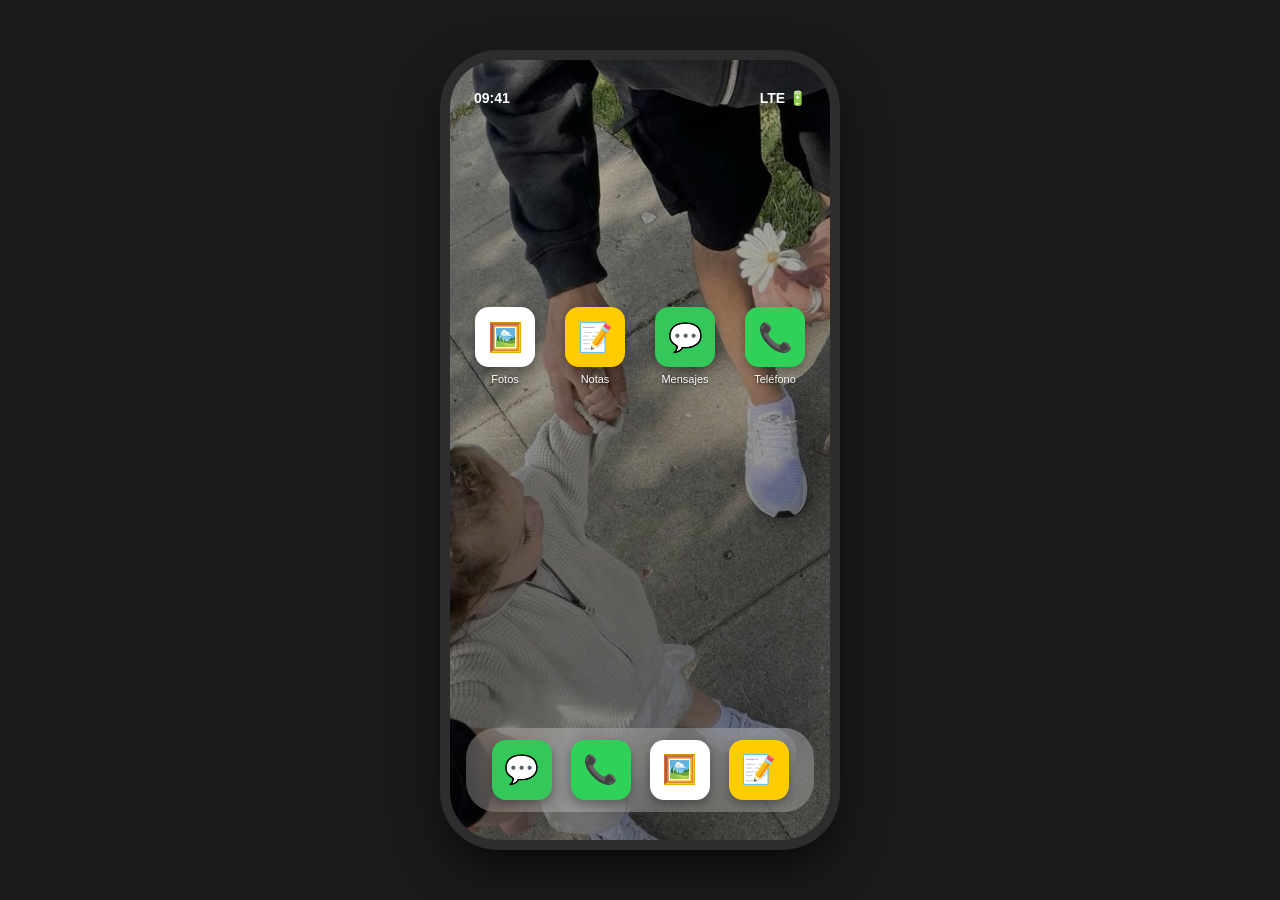
<file: index.html>
<!DOCTYPE html>
<html lang="es">
<head>
    <meta charset="UTF-8">
    <meta name="viewport" content="width=device-width, initial-scale=1.0">
    <title>iPhone de Armando</title>
    <style>
        * {
            box-sizing: border-box;
            margin: 0;
            padding: 0;
        }

        body {
            background-color: #1a1a1a;
            font-family: -apple-system, BlinkMacSystemFont, "SF Pro Display", sans-serif;
            display: flex;
            justify-content: center;
            align-items: center;
            min-height: 100vh;
        }

        /* Marco del iPhone */
        .iphone-frame {
            width: 380px;
            height: 780px;
            border-radius: 48px;
            box-shadow: 0 0 0 10px #2d2d2d, 0 20px 50px rgba(0, 0, 0, 0.8);
            position: relative;
            overflow: hidden;
            display: flex;
            flex-direction: column;
            justify-content: space-between;
            padding: 20px 16px;
            /* Fondo de pantalla de la familia */
            background: linear-gradient(rgba(0,0,0,0.3), rgba(0,0,0,0.5)), 
                        url('img/ellos y mel.JPG') center/cover no-repeat;
            background-color: #000;
        }

        /* Barra de estado */
        .status-bar {
            display: flex;
            justify-content: space-between;
            color: #ffffff;
            font-size: 14px;
            font-weight: 600;
            padding: 0 8px;
            margin-top: 10px;
        }

        /* Rejilla de íconos */
        .app-grid {
            display: grid;
            grid-template-columns: repeat(4, 1fr);
            gap: 20px 12px;
            margin-top: 30px;
        }

        .app-item {
            display: flex;
            flex-direction: column;
            align-items: center;
            text-decoration: none;
            color: #ffffff;
        }

        .app-icon {
            width: 60px;
            height: 60px;
            border-radius: 14px;
            display: flex;
            justify-content: center;
            align-items: center;
            font-size: 28px;
            box-shadow: 0 4px 10px rgba(0,0,0,0.3);
            transition: transform 0.1s;
        }

        .app-icon:active {
            transform: scale(0.9);
        }

        .app-label {
            font-size: 11px;
            margin-top: 6px;
            font-weight: 500;
            text-shadow: 0 1px 3px rgba(0,0,0,0.8);
        }

        /* Colores de íconos */
        .icon-fotos { background: #ffffff; }
        .icon-notas { background: #ffcc00; color: #000; }
        .icon-mensajes { background: #34c759; color: #fff; }
        .icon-llamadas { background: #30d158; color: #fff; }

        /* Dock translúcido */
        .dock {
            background: rgba(255, 255, 255, 0.25);
            backdrop-filter: blur(20px);
            -webkit-backdrop-filter: blur(20px);
            border-radius: 30px;
            padding: 12px 16px;
            display: flex;
            justify-content: space-around;
            align-items: center;
            margin-bottom: 8px;
        }

        /* Ajuste para móviles */
        @media (max-width: 420px) {
            body { background: #000; }
            .iphone-frame {
                width: 100vw;
                height: 100vh;
                border-radius: 0;
                box-shadow: none;
            }
        }
    </style>
</head>
<body>

    <div class="iphone-frame">
        <!-- Barra superior -->
        <div class="status-bar">
            <span>09:41</span>
            <span>LTE 🔋</span>
        </div>

        <!-- Aplicaciones principales -->
        <div class="app-grid">
            
            <!-- Fotos -->
            <a href="galerija/galerija.html" class="app-item">
                <div class="app-icon icon-fotos">🖼️</div>
                <span class="app-label">Fotos</span>
            </a>

            <!-- Notas -->
            <a href="beleske/beleske.html" class="app-item">
                <div class="app-icon icon-notas">📝</div>
                <span class="app-label">Notas</span>
            </a>

            <!-- Mensajes -->
            <a href="poruke/poruke.html" class="app-item">
                <div class="app-icon icon-mensajes">💬</div>
                <span class="app-label">Mensajes</span>
            </a>

            <!-- Llamadas -->
            <a href="poziv/poziv.html" class="app-item">
                <div class="app-icon icon-llamadas">📞</div>
                <span class="app-label">Teléfono</span>
            </a>

        </div>

        <div></div><!-- Espaciador -->

        <!-- Dock inferior -->
        <div class="dock">
            <a href="poruke/poruke.html" class="app-item">
                <div class="app-icon icon-mensajes">💬</div>
            </a>
            <a href="poziv/poziv.html" class="app-item">
                <div class="app-icon icon-llamadas">📞</div>
            </a>
            <a href="galerija/galerija.html" class="app-item">
                <div class="app-icon icon-fotos">🖼️</div>
            </a>
            <a href="beleske/beleske.html" class="app-item">
                <div class="app-icon icon-notas">📝</div>
            </a>
        </div>
    </div>

</body>
</html>
</file>
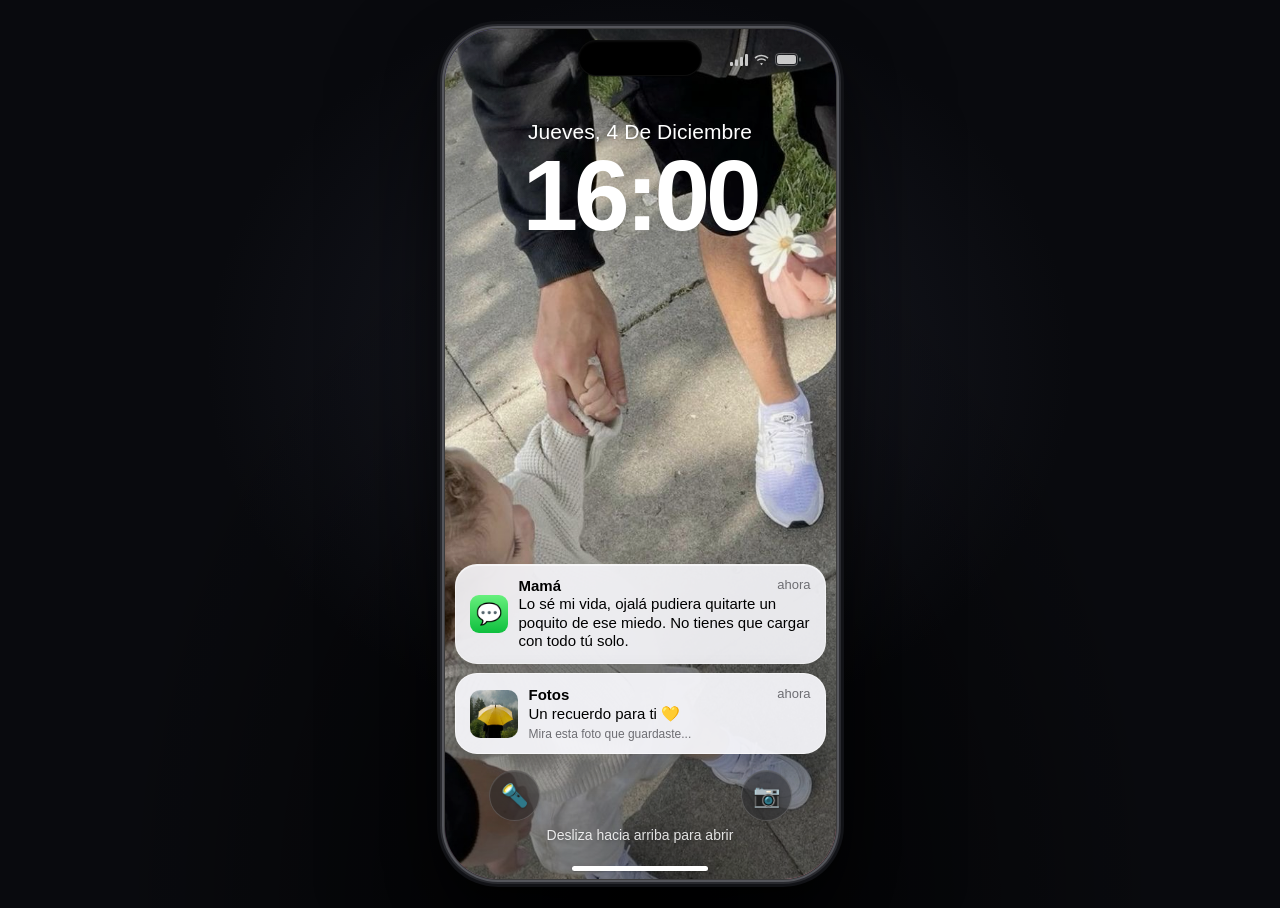
<file: armando.html>
<!DOCTYPE html>
<html lang="es">
<head>
<meta charset="UTF-8">
<meta name="viewport" content="width=device-width, initial-scale=1, viewport-fit=cover">
<meta name="apple-mobile-web-app-capable" content="yes">
<meta name="theme-color" content="#000000">
<title>iPhone de Armando</title>
<style>
*{box-sizing:border-box;margin:0;padding:0;-webkit-tap-highlight-color:transparent}
body{background:#0b0b0d;font-family:-apple-system,BlinkMacSystemFont,"SF Pro Display","SF Pro Text","Helvetica Neue",Arial,sans-serif;display:flex;justify-content:center;align-items:center;min-height:100vh;min-height:100dvh;color:#000}
button{font:inherit;border:0;background:none;color:inherit;cursor:pointer;text-align:inherit}
#phone{position:relative;width:393px;height:852px;max-height:100dvh;border-radius:56px;overflow:hidden;background:#000;box-shadow:0 0 0 3px #4a4a4f,0 0 0 11px #1a1a1d,0 30px 70px rgba(0,0,0,.8)}
@media(max-width:430px){body{background:#000}#phone{width:100vw;height:100dvh;border-radius:0;box-shadow:none}}
#wall{position:absolute;inset:0;background:radial-gradient(120% 70% at 20% 0%,#7a6bd6 0%,transparent 60%),radial-gradient(100% 70% at 90% 100%,#e0658f 0%,transparent 60%),linear-gradient(180deg,#2b2f6b,#4b2f6b 60%,#7a3f6f);background-size:cover;background-position:center}
#wallimg{position:absolute;inset:0;background-size:cover;background-position:center}
#lock{position:absolute;inset:0;z-index:55;color:#fff;display:flex;flex-direction:column;align-items:center;touch-action:none;cursor:pointer;transition:transform .5s cubic-bezier(.3,.7,.2,1);background:linear-gradient(rgba(0,0,0,.22),rgba(0,0,0,0) 38%,rgba(0,0,0,.4));text-shadow:0 1px 8px rgba(0,0,0,.25)}
#lock.off{transform:translateY(-102%);pointer-events:none}
#lDate{margin-top:84px;font-size:21px;font-weight:500;text-transform:capitalize}
#lTime{font-size:100px;font-weight:600;line-height:1;letter-spacing:-2px;margin-top:2px}
#lHint{position:absolute;bottom:36px;font-size:14px;opacity:.85;animation:pulso 2.4s ease-in-out infinite}
@keyframes pulso{50%{opacity:.35}}
.lbtn{position:absolute;bottom:58px;width:50px;height:50px;border-radius:50%;background:rgba(40,40,45,.45);-webkit-backdrop-filter:blur(20px);backdrop-filter:blur(20px);display:flex;align-items:center;justify-content:center;font-size:22px}
#home{transition:transform .5s ease,opacity .5s ease}
#phone.locked #home{transform:scale(.93);opacity:0}
#phone.locked #hora{visibility:hidden}
#island{cursor:pointer}
#island{position:absolute;top:11px;left:50%;transform:translateX(-50%);width:122px;height:35px;border-radius:20px;background:#000;z-index:60}
#status{position:absolute;top:0;left:0;right:0;height:54px;display:flex;justify-content:space-between;align-items:center;padding:6px 34px 0 40px;font-size:16px;font-weight:600;color:#fff;z-index:50;pointer-events:none;transition:color .2s}
#status.dark{color:#000}
#status .r{display:flex;gap:6px;align-items:center}
#status svg{fill:currentColor;display:block}
#home{position:absolute;inset:0;padding:64px 18px 0;color:#fff}
.widget{height:158px;border-radius:24px;background:rgba(255,255,255,.2);-webkit-backdrop-filter:blur(26px);backdrop-filter:blur(26px);padding:16px 18px;display:flex;gap:16px;margin-bottom:26px}
.widget .l{width:44%}
.widget .l small{color:#ff453a;font-weight:600;font-size:13px;text-transform:uppercase}
.widget .l b{display:block;font-size:62px;font-weight:300;line-height:1}
.widget .l span{font-size:13px;opacity:.85}
.widget .rr{flex:1;border-left:1px solid rgba(255,255,255,.25);padding-left:14px;font-size:13px;overflow:hidden}
.widget .rr p{margin-bottom:9px;line-height:1.25}.widget .rr em{font-style:normal;display:block;opacity:.7;font-size:12px}
#grid{display:grid;grid-template-columns:repeat(4,1fr);gap:22px 6px}
.app-i{display:flex;flex-direction:column;align-items:center;gap:6px;font-size:12px;color:#fff;text-shadow:0 1px 4px rgba(0,0,0,.4)}
.ic{width:62px;height:62px;border-radius:14px;position:relative;overflow:hidden;display:flex;align-items:center;justify-content:center;box-shadow:inset 0 0 0 .5px rgba(255,255,255,.18);transition:transform .12s,filter .12s}
.app-i:active .ic{transform:scale(.92);filter:brightness(.8)}
#dock{position:absolute;left:12px;right:12px;bottom:26px;height:92px;border-radius:36px;background:rgba(255,255,255,.22);-webkit-backdrop-filter:blur(30px);backdrop-filter:blur(30px);display:flex;justify-content:space-around;align-items:center;padding:0 14px}
#dock .app-i span{display:none}
.ic-msg{background:linear-gradient(#67f07d,#0fbf3e)}
.ic-notas{background:linear-gradient(#fff 0 30%,#fff 30%);}
.ic-notas::before{content:"";position:absolute;left:0;right:0;top:0;height:20px;background:#ffd60a}
.ic-notas::after{content:"";position:absolute;left:9px;right:9px;top:26px;bottom:8px;background:repeating-linear-gradient(#fff 0 8px,#d1d1d6 8px 9px)}
.ic-fotos{background:#fff}
.ic-fotos i{width:36px;height:36px;border-radius:50%;background:conic-gradient(#ff3b30,#ff9500,#ffd60a,#34c759,#32ade6,#5e5ce6,#af52de,#ff3b30);position:relative}
.ic-fotos i::after{content:"";position:absolute;inset:12px;background:#fff;border-radius:50%}
.ic-cal{background:#fff;flex-direction:column;justify-content:flex-start;padding-top:6px;line-height:1}
.ic-cal small{color:#ff3b30;font-size:10px;font-weight:600;text-transform:uppercase}
.ic-cal b{font-size:34px;font-weight:300;color:#000;margin-top:1px}
.ic-music{background:linear-gradient(#fb5c74,#fa233b);color:#fff;font-size:34px}
/* Apps */
.app{position:absolute;inset:0;background:#fff;display:flex;flex-direction:column;padding-top:54px;border-radius:0;transform:scale(.9);opacity:0;pointer-events:none;transition:transform .3s cubic-bezier(.2,.8,.2,1),opacity .2s;z-index:10;background:#f2f2f7}
.app.on{transform:none;opacity:1;pointer-events:auto}
.big{font-size:34px;font-weight:700;padding:4px 20px 8px;letter-spacing:.3px}
.search{margin:0 16px 10px;background:rgba(118,118,128,.12);border-radius:10px;padding:8px 10px;color:#8e8e93;font-size:17px}
.body{flex:1;overflow-y:auto;padding-bottom:110px}
.group{background:#fff;border-radius:12px;margin:0 16px;overflow:hidden}
.row{display:flex;gap:12px;align-items:center;padding:10px 14px;width:100%;position:relative;cursor:pointer}
.row+.row::before{content:"";position:absolute;top:0;right:0;left:70px;border-top:.5px solid #d1d1d6}
.nrow+.nrow::before{left:14px}
.av{width:46px;height:46px;border-radius:50%;color:#fff;display:flex;align-items:center;justify-content:center;font-weight:600;font-size:19px;flex:none}
.row .t{flex:1;min-width:0}.row .t b{display:block;font-size:16px;font-weight:600}.row .t span{display:block;font-size:15px;color:#8e8e93;white-space:nowrap;overflow:hidden;text-overflow:ellipsis}
.row small{color:#8e8e93;font-size:14px;align-self:flex-start;margin-top:3px}
.detail{position:absolute;inset:0;background:#fff;display:flex;flex-direction:column;padding-top:54px;transform:translateX(100%);transition:transform .3s cubic-bezier(.2,.8,.2,1);z-index:5;box-shadow:-8px 0 20px rgba(0,0,0,.15)}
.detail.on{transform:none}
.dbar{display:flex;align-items:center;justify-content:space-between;padding:4px 10px 8px;min-height:50px;background:rgba(249,249,249,.94);border-bottom:.5px solid #d1d1d6;position:relative}
.dbar button{color:#0a84ff;font-size:17px;padding:6px;position:relative;z-index:1}
.dbar .mid{position:absolute;left:0;right:0;text-align:center;font-size:11px;pointer-events:none}
.dbar .mid .av{width:34px;height:34px;font-size:15px;margin:0 auto 1px}
.scroll{flex:1;overflow-y:auto}
.chat{padding:12px 14px 16px;display:flex;flex-direction:column;gap:3px}
.b{max-width:74%;padding:7px 13px;border-radius:19px;font-size:17px;line-height:1.28;position:relative}
.b.me{align-self:flex-end;background:#0a84ff;color:#fff;margin-top:5px}
.b.you{align-self:flex-start;background:#e9e9eb;margin-top:5px}
.day{text-align:center;font-size:11px;color:#8e8e93;margin:12px 0 4px;font-weight:500}
.entreg{align-self:flex-end;font-size:11px;color:#8e8e93;margin-right:4px}
.input{display:flex;gap:8px;align-items:center;padding:8px 12px 26px;border-top:.5px solid #d1d1d6;background:#fff}
.input i{width:30px;height:30px;border-radius:50%;background:#e9e9eb;display:flex;align-items:center;justify-content:center;font-style:normal;color:#8e8e93;font-size:20px}
.input div{flex:1;border:1px solid #d1d1d6;border-radius:18px;padding:6px 12px;color:#c7c7cc;font-size:16px}
.note{padding:16px 22px 40px;font-size:18px;line-height:1.45;white-space:pre-wrap;background:#fff;min-height:100%}
.note small{display:block;text-align:center;color:#8e8e93;font-size:12px;margin-bottom:14px}
.note h2{font-size:26px;margin-bottom:10px}
#photos{display:grid;grid-template-columns:repeat(3,1fr);gap:2px}
.ph{aspect-ratio:1;background-size:cover;background-position:center;width:100%}
.full{background:#000}.full .dbar{background:rgba(20,20,20,.9);border-color:#222}.full .scroll{display:flex;flex-direction:column;justify-content:center}
.full .im{height:62vh;background-size:contain;background-repeat:no-repeat;background-position:center}
.full p{color:#fff;padding:14px 18px;text-align:center}
.tabs{position:absolute;left:0;right:0;bottom:0;height:84px;background:rgba(249,249,249,.94);border-top:.5px solid #d1d1d6;display:flex;justify-content:space-around;padding-top:9px;font-size:10px;color:#8e8e93;z-index:2}
.tabs .on{color:#0a84ff}
.mh{display:flex;align-items:center;justify-content:space-between;padding:0 16px 8px}
.mh h2{font-size:30px;font-weight:700;text-transform:capitalize;color:#ff3b30}
.mh button{color:#ff3b30;font-size:26px;padding:0 10px}
.cal{display:grid;grid-template-columns:repeat(7,1fr);text-align:center;padding:0 10px 8px;background:#fff}
.cal div{padding:7px 0;font-size:19px;position:relative;cursor:pointer}
.cal .wd{font-size:12px;color:#8e8e93;cursor:default;font-weight:600}
.cal .today span,.cal .sel span{border-radius:50%;display:inline-block;width:34px;height:34px;line-height:34px}
.cal .today span{background:#ff3b30;color:#fff}
.cal .sel:not(.today) span{background:#1c1c1e;color:#fff}
.cal .has::after{content:"";position:absolute;bottom:1px;left:50%;width:5px;height:5px;margin-left:-2.5px;border-radius:50%;background:#8e8e93}
.ev{background:#fff;margin:8px 16px 0;padding:11px 14px;border-radius:12px;border-left:4px solid #ff9500}
.ev b{display:block;font-size:16px}.ev span{font-size:13px;color:#8e8e93}
.empty{color:#8e8e93;text-align:center;padding:26px;font-size:15px}
#app-music{background:linear-gradient(#6a3d73,#1a1a1d 70%)}
#app-music .dbar{background:none;border:0}#app-music .dbar button{color:#fff}
.art{width:268px;height:268px;border-radius:14px;margin:14px auto 28px;background:linear-gradient(135deg,#fb5c74,#6a5acd);box-shadow:0 18px 40px rgba(0,0,0,.55);display:flex;align-items:center;justify-content:center;font-size:90px;color:#fff;transition:transform .4s}
.art.play{transform:scale(1)}.art:not(.play){transform:scale(.86)}
.np{padding:0 32px;color:#fff}.np h2{font-size:22px}.np p{opacity:.65;margin-top:2px;font-size:18px}
.prog{height:5px;background:rgba(255,255,255,.25);border-radius:3px;margin:22px 32px 6px;overflow:hidden}
.prog div{height:100%;width:0;background:#fff;border-radius:3px}
.ctl{display:flex;justify-content:center;align-items:center;gap:40px;margin:16px 0 20px;color:#fff}
.ctl svg{fill:#fff}
.q{background:rgba(255,255,255,.08);margin:0 16px;border-radius:14px;overflow:hidden;color:#fff}
.q button{display:block;width:100%;padding:12px 16px;border-bottom:.5px solid rgba(255,255,255,.12)}
.q button.cur{color:#ff7d95}.q small{opacity:.6}
#pass{position:absolute;inset:0;z-index:57;background:rgba(0,0,0,.38);-webkit-backdrop-filter:blur(34px);backdrop-filter:blur(34px);color:#fff;display:flex;flex-direction:column;align-items:center;opacity:0;pointer-events:none;transition:opacity .25s}
#pass.on{opacity:1;pointer-events:auto}
#pTitle{margin-top:92px;font-size:20px}
#dots{display:flex;gap:20px;margin:26px 0 38px}
#dots.shake{animation:shake .4s}
@keyframes shake{20%,60%{transform:translateX(-12px)}40%,80%{transform:translateX(12px)}}
.dot{width:13px;height:13px;border:1.5px solid #fff;border-radius:50%}.dot.f{background:#fff}
#keys{display:grid;grid-template-columns:repeat(3,78px);gap:16px 26px}
.key{width:78px;height:78px;border-radius:50%;background:rgba(255,255,255,.2);display:flex;flex-direction:column;align-items:center;justify-content:center;font-size:34px;line-height:1;transition:background .15s}
.key:active{background:rgba(255,255,255,.5)}
.key small{font-size:10px;letter-spacing:2px;margin-top:3px;height:10px}
.key.v{background:none;pointer-events:none}
#pCancel{position:absolute;bottom:56px;right:44px;font-size:18px}
.ic-insta{background:linear-gradient(45deg,#fdcb5c,#f58529 25%,#dd2a7b 55%,#8134af 80%,#515bd4)}
.ic-insta i{width:34px;height:34px;border:3.5px solid #fff;border-radius:10px;position:relative}
.ic-insta i::before{content:"";position:absolute;inset:5px;border:3.5px solid #fff;border-radius:50%}
.ic-insta i::after{content:"";position:absolute;top:3px;right:3px;width:4px;height:4px;background:#fff;border-radius:50%}
.igtop{display:flex;justify-content:space-between;align-items:center;padding:6px 16px 8px;min-height:48px;border-bottom:.5px solid #dbdbdb;background:#fff}
.igtop .word{font-family:"Snell Roundhand","Segoe Script","Brush Script MT",cursive;font-size:30px;font-weight:700}
.igtop b{font-size:20px}.igtop span{font-size:24px;display:flex;gap:16px}
.stories{display:flex;gap:14px;padding:12px 14px;overflow-x:auto;border-bottom:.5px solid #efefef}
.st{display:flex;flex-direction:column;align-items:center;gap:4px;font-size:12px;flex:none;width:70px;overflow:hidden;text-overflow:ellipsis;white-space:nowrap}
.ring{padding:3px;border-radius:50%;background:linear-gradient(45deg,#fdcb5c,#dd2a7b,#8134af)}
.ring.yo{background:#dbdbdb}
.ring .av{width:58px;height:58px;border:3px solid #fff}
.post{padding-bottom:12px}
.ph-h{display:flex;align-items:center;gap:10px;padding:10px 12px;font-weight:600;font-size:14px}
.ph-h .av{width:32px;height:32px;font-size:14px}
.pimg{aspect-ratio:1;background-size:cover;background-position:center;width:100%}
.pact{display:flex;gap:16px;padding:10px 12px 4px;font-size:26px}
.pact button.liked{color:#ff3040}
.ptxt{padding:0 12px;font-size:14px;line-height:1.35}.ptxt small{display:block;color:#8e8e93;margin-top:4px;font-size:12px}
.igtabs{position:absolute;left:0;right:0;bottom:0;height:84px;background:#fff;border-top:.5px solid #dbdbdb;display:flex;justify-content:space-around;padding-top:10px;font-size:25px;z-index:2}
.igtabs button{opacity:.55;height:34px}.igtabs button.on{opacity:1}
.igtabs .avs{width:28px;height:28px;border-radius:50%;background:#aeaeb2;margin:2px auto}
.pfh{display:flex;align-items:center;gap:22px;padding:16px}
.pfh .av{width:84px;height:84px;font-size:32px}
.stats{display:flex;flex:1;justify-content:space-around;text-align:center;font-size:13px}
.stats b{display:block;font-size:17px}
.pfn{padding:0 16px 10px;font-size:14px;line-height:1.35;white-space:pre-wrap}
.edit{display:block;margin:0 16px 14px;width:calc(100% - 32px);padding:8px;border-radius:8px;background:#efefef;text-align:center;font-weight:600;font-size:14px}
.pgrid{display:grid;grid-template-columns:repeat(3,1fr);gap:2px}
.pgrid div{aspect-ratio:1;background-size:cover;background-position:center}
.avf{background-size:cover;background-position:center}
.ic-tel{background:linear-gradient(#67f07d,#0fbf3e);font-size:32px}
#callView{background:linear-gradient(#4a4a52,#141416);color:#fff;align-items:center;padding-top:120px;z-index:6}
.cav{width:120px;height:120px;border-radius:50%;background-size:cover;background-position:center;display:flex;align-items:center;justify-content:center;font-size:48px;margin-bottom:18px}
.cname{font-size:34px;font-weight:500}
.cst{font-size:18px;opacity:.7;margin-top:6px;min-height:24px}
.cmsg{margin:26px 30px 0;padding:14px 16px;background:rgba(255,255,255,.12);border-radius:16px;font-size:16px;line-height:1.4;text-align:center}
.cend{position:absolute;bottom:90px;left:50%;margin-left:-36px;width:72px;height:72px;border-radius:50%;background:#ff3b30;display:flex;align-items:center;justify-content:center;font-size:32px}
.cend span{display:block;transform:rotate(135deg)}
.cms{padding:6px 12px 0;font-size:14px;line-height:1.35}
.cms p{margin-bottom:3px}
.cin{display:flex;gap:8px;align-items:center;padding:8px 12px 0}
.cin input{flex:1;min-width:0;border:0;border-bottom:1px solid #dbdbdb;padding:6px 2px;font:inherit;font-size:16px;outline:0;background:none;color:#000}
.cin button{color:#0095f6;font-weight:600;font-size:14px}
.msgin{flex:1;min-width:0;border:1px solid #d1d1d6;border-radius:18px;padding:6px 12px;font:inherit;font-size:16px;outline:0;background:#fff;color:#000}
.sendb{width:30px;height:30px;border-radius:50%;background:#0a84ff;color:#fff;font-size:18px;display:flex;align-items:center;justify-content:center;flex:none} 
.app-i{position:relative}
.bd{position:absolute;top:-6px;left:50%;margin-left:14px;min-width:24px;height:24px;padding:0 6px;border-radius:12px;background:#ff3b30;color:#fff;font-style:normal;font-size:15px;font-weight:600;line-height:24px;text-align:center;z-index:2}
.ic-cam{background:linear-gradient(#e5e5ea,#9a9aa0)}
.ic-clk{background:#000}
.ic-map{background:linear-gradient(135deg,#8fd18a 0 42%,#f7f3e8 42% 58%,#7cc4f2 58%)}
.ic-clima{background:linear-gradient(#2f7de1,#6cc0ff);font-size:32px}
.ic-salud{background:#fff}
.ic-ajustes{background:linear-gradient(#c7c7cc,#8e8e93)}
.ic-correo{background:linear-gradient(#4fb5ff,#1a78f2)}
.ic-store{background:linear-gradient(#2cc4ff,#0a6cf5);color:#fff;font-size:38px;font-weight:700;font-family:Arial,sans-serif}
.ic-safari{background:#fff}
#pill{position:absolute;left:50%;bottom:128px;transform:translateX(-50%);padding:6px 22px;border-radius:16px;background:rgba(255,255,255,.25);-webkit-backdrop-filter:blur(20px);backdrop-filter:blur(20px);font-size:13px;color:#fff}
#pgdots{position:absolute;left:0;right:0;bottom:166px;display:flex;justify-content:center;gap:8px}
#pgdots i{width:7px;height:7px;border-radius:50%;background:rgba(255,255,255,.4)}
#pgdots i.on{background:#fff}
@media(max-height:760px){#pill,#pgdots{display:none}}
 .row.nuevo::after{content:"";position:absolute;left:3px;top:50%;margin-top:-5px;width:10px;height:10px;border-radius:50%;background:#0a84ff}
 #notif{position:absolute;left:10px;right:10px;top:60px;z-index:65;display:flex;gap:11px;align-items:center;padding:12px 14px;border-radius:22px;background:rgba(235,235,240,.88);-webkit-backdrop-filter:blur(30px);backdrop-filter:blur(30px);color:#000;cursor:pointer;box-shadow:0 8px 30px rgba(0,0,0,.35);transform:translateY(-140%);opacity:0;pointer-events:none;transition:transform .5s cubic-bezier(.2,.8,.2,1),opacity .3s}
#notif.on{transform:none;opacity:1;pointer-events:auto}
#phone.locked #notif{top:auto;bottom:130px;transform:translateY(30px)}
#phone.locked #notif.on{transform:none}
.nic{width:38px;height:38px;border-radius:9px;background:linear-gradient(#67f07d,#0fbf3e);display:flex;align-items:center;justify-content:center;font-size:21px;flex:none}
.ntx{flex:1;min-width:0}
.nh{display:flex;justify-content:space-between;font-size:15px}
.nh small{color:#6e6e73;font-size:13px}
.nb{font-size:15px;line-height:1.25;margin-top:1px}
.row.perdida .t b{color:#ff3b30}
.sfh{padding:4px 20px 6px;font-size:34px;font-weight:700}
.sfg{padding:14px 20px 6px;font-size:13px;color:#8e8e93;text-transform:uppercase;font-weight:600}
.sfr{display:flex;gap:12px;align-items:center;padding:11px 20px;border-bottom:.5px solid #e5e5ea}
.sfr i{width:30px;height:30px;border-radius:50%;background:#e5e5ea;display:flex;align-items:center;justify-content:center;font-style:normal;font-size:15px;flex:none}
.sfr b{display:block;font-size:16px;font-weight:400;line-height:1.25}
.sfr span{display:block;font-size:13px;color:#8e8e93;margin-top:1px}
.sfbar{position:absolute;left:0;right:0;bottom:0;height:84px;background:rgba(249,249,249,.94);border-top:.5px solid #d1d1d6;padding:10px 14px 0;z-index:2}
.sfbar div{background:rgba(118,118,128,.12);border-radius:12px;padding:10px 12px;font-size:16px;color:#8e8e93;text-align:center}
.ic-memo{background:#000}
.mmv{padding:30px 24px;text-align:center;background:#fff;min-height:100%}
.mmv h2{font-size:26px}
.mmv small{color:#8e8e93;font-size:14px}
.wave{display:flex;align-items:center;justify-content:center;gap:3px;height:70px;margin:30px 0}
.wave i{width:4px;border-radius:2px;background:#ff3b30;display:block}
.mprog{height:4px;background:#e5e5ea;border-radius:2px;overflow:hidden}
.mprog div{height:100%;width:0;background:#ff3b30}
.mtime{display:flex;justify-content:space-between;font-size:13px;color:#8e8e93;margin-top:6px}
.mplay{width:72px;height:72px;border-radius:50%;background:#ff3b30;color:#fff;font-size:30px;margin-top:34px;display:inline-flex;align-items:center;justify-content:center}
 #bar-home{position:absolute;bottom:8px;left:50%;transform:translateX(-50%);width:142px;height:5px;border-radius:3px;background:#fff;z-index:70;cursor:pointer;box-shadow:0 0 0 .5px rgba(0,0,0,.3)}
/* Barra oscura cuando hay una aplicación abierta */
#phone:has(.app.on) #bar-home {
  background: #1c1c1e !important;
  box-shadow: none !important;
}
/* ===== NOTAS: estilo iPhone 17, personal y sencillo ===== */

#app-notas {
  background: #f2f2f7;
}

#app-notas > .big {
  font-size: 38px;
  font-weight: 700;
  letter-spacing: -1.2px;
  padding: 8px 20px 14px;
  background: #f2f2f7;
}

#app-notas > .search {
  margin: 0 16px 16px;
  padding: 10px 12px;
  border-radius: 11px;
  background: #e3e3e8;
  color: #85858b;
  font-size: 16px;
}

#app-notas #noteList {
  background: #fff;
  border-radius: 12px;
  margin: 0 16px;
}

#app-notas .nrow {
  padding: 14px 16px;
  min-height: 76px;
  gap: 8px;
}

#app-notas .nrow .t b {
  font-size: 16px;
  font-weight: 600;
  color: #202024;
  margin-bottom: 4px;
}

#app-notas .nrow .t span {
  font-size: 14px;
  font-weight: 400;
  color: #8e8e93;
}

#app-notas .nrow + .nrow::before {
  left: 16px;
  border-color: #e5e5ea;
}

#app-notas .detail {
  background: #fff;
  box-shadow: none;
}

#app-notas .detail .dbar {
  background: #fff;
  border-bottom: 0;
  min-height: 54px;
  padding: 4px 14px;
}

#app-notas .detail .dbar button {
  color: #d6a900;
  font-size: 17px;
}

#app-notas .detail .scroll {
  background: #fff;
}

#app-notas .detail .note {
  padding: 8px 22px 40px;
  font-size: 17px;
  line-height: 1.5;
  color: #242428;
  background: #fff;
}

#app-notas .detail .note small {
  text-align: left;
  font-size: 12px;
  color: #8e8e93;
  margin-bottom: 10px;
}

#app-notas .detail .note h2 {
  font-size: 27px;
  line-height: 1.2;
  font-weight: 700;
  letter-spacing: -.5px;
  margin-bottom: 14px;
  color: #171719;
}

#app-notas .detail .note {
  overflow-wrap: anywhere;
}

/* Barra inferior discreta */
#app-notas .detail::after {
  content: "";
  position: absolute;
  bottom: 8px;
  left: 50%;
  transform: translateX(-50%);
  width: 134px;
  height: 5px;
  border-radius: 10px;
  background: #222;
  pointer-events: none;
}

/* ===== FIN DEL ESTILO DE NOTAS ===== */
.note-text {
  white-space: pre-wrap;
}
/* Notificaciones estilo iOS: vidrio translúcido */
#notif {
  background: rgba(245, 245, 250, 0.58);
  -webkit-backdrop-filter: blur(28px) saturate(180%);
  backdrop-filter: blur(28px) saturate(180%);
  border: 1px solid rgba(255, 255, 255, 0.48);
  box-shadow:
    0 8px 28px rgba(0, 0, 0, 0.16),
    inset 0 1px 0 rgba(255, 255, 255, 0.35);
}

/* Ajustes de las notas */
.note {
  padding: 20px 22px 40px;
  line-height: 1.4;
}

.note small {
  display: block;
  text-align: left;
  font-size: 13px;
  color: #8e8e93;
  margin: 0 0 5px;
}

.note h2 {
  font-size: 26px;
  line-height: 1.15;
  margin: 0 0 16px;
  padding: 0;
}

.note-text {
  white-space: pre-wrap;
  margin: 0;
}

/* ============================================================
   MEJORA VISUAL: acabado más realista de iPhone
   No modifica aplicaciones, datos ni rutas de archivos.
   ============================================================ */

:root {
  color-scheme: light;
  --ios-blue: #0a84ff;
  --ios-glass: rgba(245,245,250,.20);
  --ios-hairline: rgba(255,255,255,.16);
}

html {
  background: #090a0e;
}

body {
  background:
    radial-gradient(ellipse at 50% 40%, rgba(74,77,103,.28), transparent 48%),
    radial-gradient(ellipse at 50% 100%, rgba(0,0,0,.8), transparent 58%),
    #090a0e;
  padding: 28px 18px;
  overflow: hidden;
}

#phone {
  isolation: isolate;
  flex: none;
  border-radius: 54px;
  border: 1px solid rgba(255,255,255,.22);
  box-shadow:
    0 0 0 2px #55565c,
    0 0 0 4px #292a2f,
    0 0 0 7px #111216,
    0 24px 54px rgba(0,0,0,.52),
    0 54px 110px rgba(0,0,0,.55),
    inset 0 0 0 1px rgba(255,255,255,.12);
  background: #050506;
}

#wall {
  filter: saturate(1.04);
  transform: scale(1.015);
}

#wallimg {
  background-position: center center;
  background-size: cover;
  transform: scale(1.005);
}

#wallimg::after {
  content: "";
  position: absolute;
  inset: 0;
  pointer-events: none;
  background:
    linear-gradient(
      180deg,
      rgba(0,0,0,.18) 0%,
      transparent 23%,
      transparent 60%,
      rgba(0,0,0,.18) 100%
    ),
    linear-gradient(
      110deg,
      rgba(255,255,255,.055),
      transparent 30%,
      transparent 70%,
      rgba(0,0,0,.08)
    );
}

#lock {
  background: linear-gradient(
    180deg,
    rgba(0,0,0,.24),
    rgba(0,0,0,.015) 30%,
    rgba(0,0,0,.06) 66%,
    rgba(0,0,0,.38)
  );
  text-shadow:
    0 1px 3px rgba(0,0,0,.28),
    0 4px 18px rgba(0,0,0,.18);
}

#lDate {
  margin-top: 91px;
  font-size: 21px;
  font-weight: 500;
  letter-spacing: .05px;
}

#lTime {
  font-size: clamp(82px, 25vw, 100px);
  font-weight: 600;
  letter-spacing: -4.2px;
  line-height: .99;
  font-variant-numeric: tabular-nums;
  text-shadow: 0 2px 18px rgba(0,0,0,.08);
}

.lbtn {
  width: 51px;
  height: 51px;
  background: rgba(28,28,30,.46);
  border: 1px solid rgba(255,255,255,.16);
  box-shadow:
    inset 0 1px 0 rgba(255,255,255,.09),
    0 5px 18px rgba(0,0,0,.12);
}

#island {
  top: 11px;
  width: 124px;
  height: 36px;
  border: 1px solid rgba(255,255,255,.055);
  box-shadow:
    inset 0 1px 2px rgba(255,255,255,.045),
    0 1px 1px rgba(0,0,0,.4);
}

#status {
  padding-top: 7px;
  font-size: 15px;
  letter-spacing: -.15px;
  font-variant-numeric: tabular-nums;
}

#status .r {
  gap: 5px;
}

#home {
  padding-left: 19px;
  padding-right: 19px;
  padding-top: 64px;
}

.widget {
  background: rgba(248,248,252,.19);
  border: 1px solid rgba(255,255,255,.19);
  box-shadow:
    inset 0 1px 0 rgba(255,255,255,.10),
    0 8px 24px rgba(0,0,0,.06);
  -webkit-backdrop-filter: blur(34px) saturate(1.35);
  backdrop-filter: blur(34px) saturate(1.35);
}

.widget .l b {
  font-variant-numeric: tabular-nums;
  letter-spacing: -2px;
}

#grid {
  gap: 22px 7px;
}

.ic {
  border-radius: 15.5px;
  box-shadow:
    inset 0 0 0 .5px rgba(255,255,255,.23),
    inset 0 -1px 0 rgba(0,0,0,.08),
    0 2px 4px rgba(0,0,0,.09);
  transform: translateZ(0);
}

.ic::marker {
  display: none;
}

.app-i .ic {
  filter: saturate(1.035);
}

.app-i:active .ic {
  transform: scale(.91);
  filter: brightness(.91);
}

.app-i {
  font-size: 12px;
  letter-spacing: -.08px;
  text-shadow: 0 1px 3px rgba(0,0,0,.65);
}

#dock {
  background: rgba(244,244,250,.22);
  border: 1px solid rgba(255,255,255,.20);
  box-shadow:
    inset 0 1px 0 rgba(255,255,255,.13),
    0 8px 26px rgba(0,0,0,.08);
  -webkit-backdrop-filter: blur(34px) saturate(1.45);
  backdrop-filter: blur(34px) saturate(1.45);
}

#pill {
  background: rgba(240,240,248,.23);
  border: 1px solid rgba(255,255,255,.14);
  box-shadow: inset 0 1px 0 rgba(255,255,255,.1);
}

#pgdots i {
  box-shadow: 0 1px 2px rgba(0,0,0,.2);
}

#bar-home {
  bottom: 8px;
  width: 136px;
  height: 5px;
  background: #fff;
  box-shadow: 0 1px 2px rgba(0,0,0,.18);
}

.app {
  -webkit-font-smoothing: antialiased;
  box-shadow: inset 0 0 0 .5px rgba(0,0,0,.035);
}

.big {
  letter-spacing: -.65px;
}

.search {
  background: rgba(118,118,128,.13);
  border: 1px solid rgba(118,118,128,.035);
}

.group {
  box-shadow: 0 1px 2px rgba(0,0,0,.015);
}

#notif {
  background: rgba(246,246,250,.91);
  border: 1px solid rgba(255,255,255,.42);
  box-shadow:
    0 10px 28px rgba(0,0,0,.19),
    inset 0 1px 0 rgba(255,255,255,.55);
}

@media (max-width: 430px) {
  body {
    padding: 0;
    background: #000;
  }

  #phone {
    width: 100vw;
    height: 100dvh;
    border-radius: 0;
    border: 0;
    box-shadow: none;
  }

  #home {
    padding-left: 18px;
    padding-right: 18px;
  }
}

@media (max-height: 760px) {
  body {
    padding-top: 0;
    padding-bottom: 0;
  }

  #phone {
    height: 100dvh;
  }

  #lDate {
    margin-top: 64px;
  }

  #lTime {
    font-size: 82px;
  }

  .widget {
    height: 135px;
    margin-bottom: 18px;
    padding: 12px 15px;
  }

  .widget .l b {
    font-size: 54px;
  }

  #grid {
    gap: 15px 6px;
  }

  .ic {
    width: 56px;
    height: 56px;
  }

  #dock {
    height: 80px;
    bottom: 17px;
  }
}

@media (prefers-reduced-motion: reduce) {
  #lock,
  #home,
  .app,
  .detail,
  .ic,
  #notif {
    transition: none !important;
    animation: none !important;
  }
}

/* Notificación de recuerdo de Fotos */
#notifRecuerdo {
  position: absolute;
  left: 10px;
  right: 10px;
  top: 60px;
  z-index: 70;
  display: flex;
  gap: 11px;
  align-items: center;
  padding: 12px 14px;
  border-radius: 22px;
  background: rgba(246,246,250,.94);
  border: 1px solid rgba(255,255,255,.5);
  box-shadow: 0 10px 28px rgba(0,0,0,.22);
  color: #000;
  cursor: pointer;
  transform: translateY(-140%);
  opacity: 0;
  pointer-events: none;
  transition: transform .4s ease, opacity .3s ease;
}

#notifRecuerdo.on {
  transform: translateY(0);
  opacity: 1;
  pointer-events: auto;
}

#notifRecuerdo img {
  width: 48px;
  height: 48px;
  border-radius: 10px;
  object-fit: cover;
  flex-shrink: 0;
}

#notifRecuerdo .ntx {
  flex: 1;
  min-width: 0;
}

#notifRecuerdo .nh {
  display: flex;
  justify-content: space-between;
  font-size: 15px;
}

#notifRecuerdo .nh small {
  color: #6e6e73;
  font-size: 13px;
}

#notifRecuerdo .nb {
  font-size: 15px;
  line-height: 1.25;
  margin-top: 2px;
}

#notifRecuerdo .nrsub {
  font-size: 12px;
  color: #6e6e73;
  margin-top: 3px;
}

#phone.locked #notifRecuerdo {
  top: auto;
  bottom: 130px;
  transform: translateY(25px);
}

#phone.locked #notifRecuerdo.on {
  transform: translateY(0);
}

@media(prefers-reduced-motion: reduce) {
  #notifRecuerdo {
    transition: none !important;
  }
}

/* Notificaciones apiladas como en iPhone */
#notif,
#notifRecuerdo {
  top: 60px;
  bottom: auto;
  transition:
    transform 0.4s ease,
    opacity 0.3s ease,
    top 0.4s ease;
}

/* Primera notificación */
#notif {
  z-index: 65;
}

/* Segunda notificación, debajo de la primera */
#notifRecuerdo {
  z-index: 66;
  top: 155px;
}

/* Cuando el teléfono está bloqueado */
#phone.locked #notif {
  top: 60px;
  bottom: auto;
}

#phone.locked #notifRecuerdo {
  top: 155px;
  bottom: auto;
}

/* Si solo está visible el recuerdo, sube a la primera posición */
#phone:not(.locked) #notifRecuerdo:not(.on) {
  top: 60px;
}

/* Ajustes para pantallas pequeñas */
@media (max-height: 600px) {
  #notif {
    top: 45px;
  }

  #notifRecuerdo {
    top: 140px;
  }
}
/* NOTIFICACIONES ABAJO EN LA PANTALLA BLOQUEADA */
#phone.locked #notif,
#phone.locked #notifRecuerdo {
  top: auto !important;
  bottom: 125px !important;
  transition: bottom 0.4s ease, transform 0.4s ease, opacity 0.3s ease;
}

/* Primera notificación */
#phone.locked #notif {
  z-index: 65;
}

/* Segunda notificación, apilada encima de la primera */
#phone.locked #notifRecuerdo {
  z-index: 66;
}

/* Cuando aparecen las dos, separarlas */
#phone.locked #notif.on:has(~ #notifRecuerdo.on) {
  bottom: 215px !important;
}

/* Mantener el reloj por encima del área de notificaciones */
#lTime,
#lDate {
  position: relative;
  z-index: 1;
}

/* Forzar que la barra inferior del iPhone sea visible */
#phone #bar-home {
  display: block !important;
  position: absolute !important;
  bottom: 8px !important;
  left: 50% !important;
  transform: translateX(-50%) !important;
  width: 136px !important;
  height: 5px !important;
  border-radius: 10px !important;
  background: #ffffff !important;
  opacity: 1 !important;
  visibility: visible !important;
  z-index: 9999 !important;
  pointer-events: auto !important;
}
/* Las notificaciones solo se muestran en la pantalla bloqueada */
#phone:not(.locked) #notif,
#phone:not(.locked) #notifRecuerdo {
  opacity: 0 !important;
  pointer-events: none !important;
  transform: translateY(-140%) !important;
}
 
/* Ocultar notificaciones mientras se introduce el código */
#pass.on ~ #notif,
#pass.on ~ #notifRecuerdo,
#phone:has(#pass.on) #notif,
#phone:has(#pass.on) #notifRecuerdo {
  opacity: 0 !important;
  pointer-events: none !important;
  transform: translateY(-140%) !important;
}

</style>
</head>
<body>
<div id="phone" class="locked">
  <div id="wall"></div>
  <div id="wallimg"></div>
  <div id="island"></div>
  <div id="status"><span id="hora">9:41</span><span class="r">
    <svg width="18" height="12" viewBox="0 0 18 12"><rect x="0" y="8" width="3" height="4" rx="1"/><rect x="5" y="5.5" width="3" height="6.5" rx="1"/><rect x="10" y="3" width="3" height="9" rx="1"/><rect x="15" y="0" width="3" height="12" rx="1"/></svg>
    <svg width="17" height="12" viewBox="0 0 17 12"><path d="M8.5 2.3c2.3 0 4.4.9 6 2.4l1-1.1A10.2 10.2 0 0 0 8.5.8C5.800.8 3.300 1.800 1.500 3.600l1 1.100a8.700 8.700 0 0 1 6-2.400zm0 3.400c1.400 0 2.700.5 3.700 1.400l1-1.100a7.100 7.100 0 0 0-9.400 0l1 1.100c1-.9 2.300-1.400 3.700-1.400zM8.500 9a2.200 2.200 0 0 0-1.500.6L8.500 11.200l1.500-1.600A2.200 2.200 0 0 0 8.500 9z"/></svg>
    <svg width="27" height="13" viewBox="0 0 27 13"><rect x=".5" y=".5" width="22" height="12" rx="3.500" fill="none" stroke="currentColor" opacity=".4"/><rect x="2" y="2" width="19" height="9" rx="2"/><rect x="24" y="4.500" width="2" height="4" rx="1" opacity=".5"/></svg>
  </span></div>

  <div id="home">
    <div class="widget"><div class="l"><small id="wDia"></small><b id="wNum"></b><span id="wMes"></span></div><div class="rr" id="wEv"></div></div>
    <div id="grid"></div>
    <div id="dock"></div>
        <div id="pgdots"><i class="on"></i><i></i><i></i></div>
    <div id="pill">🔍 Buscar</div>
  </div>
  <section class="app" id="app-mensajes"><div class="big">Mensajes</div><div class="search">🔍 Buscar</div><div class="body"><div class="group" id="msgList"></div></div><div class="detail" id="msgChat"></div></section>
  <section class="app" id="app-notas"><div class="big">Notas</div><div class="search">🔍 Buscar</div><div class="body"><div class="group" id="noteList"></div></div><div class="detail" id="noteView"></div></section>
    <section class="app" id="app-llamadas"><div class="big">Recientes</div><div class="search">🔍 Buscar</div><div class="body"><div class="group" id="callList"></div></div><div class="tabs"><div>⭐<br>Favoritos</div><div class="on">🕒<br>Recientes</div><div>👤<br>Contactos</div><div>⌨️<br>Teclado</div></div><div class="detail" id="callView"></div></section>
  <section class="app" id="app-fotos" style="background:#fff"><div class="big">Recientes</div><div class="body" style="padding-bottom:90px"><div id="photos"></div></div><div class="tabs"><div class="on">🖼️<br>Biblioteca</div><div>💜<br>Para ti</div><div>📁<br>Álbumes</div></div><div class="detail full" id="photoView"></div></section>
  <section class="app" id="app-calendario" style="background:#fff"><div class="mh"><button id="prevM">‹</button><h2 id="monthName"></h2><button id="nextM">›</button></div><div class="cal" id="cal"></div><div class="body" id="evList" style="background:#f2f2f7;padding-top:4px"></div></section>
  <section class="app" id="app-music"><div style="padding:0 12px"></div><div class="body"><div class="art" id="art">♫</div><div class="np"><h2 id="mTitle"></h2><p id="mArtist"></p></div><div class="prog"><div id="mProg"></div></div><div class="ctl"><button id="mPrev"><svg width="38" height="38" viewBox="0 0 24 24"><path d="M6 6h2v12H6zM9.500 12 18 18V6z"/></svg></button><button id="mPlay"></button><button id="mNext"><svg width="38" height="38" viewBox="0 0 24 24"><path d="M16 6h2v12h-2zM6 18l8.500-6L6 6z"/></svg></button></div><div class="q" id="mQueue"></div></div></section>
  <section class="app" id="app-safari" style="background:#fff"><div class="sfh">Historial</div><div class="search">🔍 Buscar en el historial</div><div class="body" id="sfList"></div><div class="sfbar"><div>🔍 Buscar o introducir sitio web</div></div></section>
    <section class="app" id="app-memos"><div class="big">Todas las grabaciones</div><div class="search">🔍 Buscar</div><div class="body"><div class="group" id="memoList"></div></div><div class="detail" id="memoView"></div></section>
 <section class="app" id="app-insta" style="background:#fff"><div class="igtop" id="igTop"></div><div class="body" style="padding-bottom:100px"><div id="igFeed"><div class="stories" id="igStories"></div><div id="igPosts"></div></div><div id="igPerfil" style="display:none"></div></div><div class="igtabs"><button data-igtab="feed" class="on">🏠</button><button>🔍</button><button>➕</button><button>🎬</button><button data-igtab="perfil"><div class="avs" id="igAvs"></div></button></div></section>

  <div id="lock"><div id="lDate"></div><div id="lTime"></div><div class="lbtn" style="left:44px">🔦</div><div class="lbtn" style="right:44px">📷</div><div id="lHint">Desliza hacia arriba para abrir</div></div>
  <div id="pass"><div id="pTitle">Introduce el código</div><div id="dots"></div><div id="keys"></div><button id="pCancel">Cancelar</button></div>
   <div id="notif"><div class="nic">💬</div><div class="ntx"><div class="nh"><b>Mamá</b><small>ahora</small></div><div class="nb">¿Ya comiste algo?</div></div></div>

<div id="notifRecuerdo">
  <img src="img/amarillo.jpeg" alt="Foto de Amarillo">
  <div class="ntx">
    <div class="nh">
      <b>Fotos</b>
      <small>ahora</small>
    </div>
    <div class="nb">Un recuerdo para ti 💛</div>
    <div class="nrsub">Mira esta foto que guardaste...</div>
  </div>
</div>

<div id="bar-home" title="Inicio"></div>
</div>


<script>
/* ============================================================
   AQUÍ EDITAS EL CONTENIDO. Todo lo que está entre comillas "..."
   es texto que puedes cambiar. Es contenido de ejemplo.
   ============================================================ */
const DATA = {
  /* Fondo de pantalla (opcional): sube la imagen a la carpeta img y
     escribe aquí su nombre, por ejemplo: "img/fondo.jpg". Vacío = degradado. */
  fondo: "img/ellos y mel.JPG",
  /* Código para desbloquear el teléfono (4 números) */
  codigo: "1134",
  /* Instagram de Armando. Todo es contenido de ejemplo. "src" vacío = cuadro de color. */
   instagram: {
    usuario: "armando.g",
    nombre: "Armando",
    bio: "Maestro\nPapá de Lody\nBri was here LOL.",
    avatar: "img/abrazo.JPG",
    seguidores: "184",
    seguidos: "212",
    historias: [ { nombre: "p.iojo" }, { nombre: "israking" }, { nombre: "mchavez" } ],
       publicaciones: [
      { src: "img/hospi.JPG", texto: "A quienes nos aman: El martes 29 de septiembre Brian tuvo un accidente cuando venía de camino a casa. Está en el hospital, en coma y los médicos están cuidando de él. Melody y yo estamos a su lado, vamos un día a la vez. Gracias por sus mensajes y sus oraciones, por ahora no tengo fuerzas para contestar a todos pero los leo y los guardo en el corazón. 🙏", likes: 214, fecha: "hace 3 semanas" },
      { src: "img/ballet.JPG", texto: "Mi bailarina junto a su Papá preferido y sí, lo digo con celos. Papá los vio desde la primera fila 🩰", likes: 62, fecha: "hace 2 meses" },
      { src: "img/jugando.JPG", texto: "Eres el amor de mi vida. Te escogería mil veces mñas.", likes: 41, fecha: "hace 4 meses" },
      { src: "img/manejando.JPG", texto: "Fin de semana en el camino, sin prisa y sin destino.", likes: 55, fecha: "hace 6 meses" },
      { src: "img/cena.JPG", texto: "Celebrando la vida, y a ti. Feliz aniversario, amor ❤️", likes: 97, fecha: "hace 3 años" }
    ]
  },
  busquedas: [
    { grupo: "Hoy", items: [
      { t: "cuánto tarda en despertar alguien en coma", d: "google.com" },
      { t: "qué sentir cuando tu esposo no despierta", d: "google.com" },
      { t: "cómo hacer un chongo de ballet para niña", d: "youtube.com" }
    ]},
    { grupo: "Ayer", items: [
      { t: "los pacientes en coma pueden escuchar lo que les dicen", d: "google.com" },
      { t: "cómo explicarle a una niña que su papá está en el hospital", d: "google.com" },
      { t: "señales de que un paciente en coma está mejorando", d: "google.com" }
    ]},
    { grupo: "29 de septiembre", items: [
      { t: "urgencias hospital general cómo llegar", d: "maps.google.com" }
    ]}
  ],
      llamadas: {
    buzon: "Hola, soy Brian. Ahora no puedo contestar, deja tu mensaje y te llamo en cuanto pueda.",
    recientes: [
      { nombre: "Mamá", tipo: "perdida", hora: "21:45", n: 3 },
      { nombre: "Mamá", tipo: "perdida", hora: "20:40" },
      { nombre: "Mateo", tipo: "perdida", hora: "19:20" },
      { nombre: "Mi amor ❤️", foto: "img/solo bri.JPG", tipo: "saliente", hora: "Ayer", buzon: true },
      { nombre: "Mi amor ❤️", foto: "img/solo bri.JPG", tipo: "saliente", hora: "Lunes", buzon: true },
      { nombre: "Mi amor ❤️", foto: "img/solo bri.JPG", tipo: "entrante", hora: "29 sep", buzon: true }
    ]
  },
    mensajes: [
          { nombre: "Mamá", hora: "Ahora", nuevo: true, chat: [
      { dia: "Martes 29 sep 23:40" },
      { yo: false, t: "Hijo, acabo de ver tu mensaje. Ya voy para el hospital, no te muevas de ahí." },
      { yo: true,  t: "Mamá, no sé qué hacer. Brian no despierta." },
      { yo: false, t: "Aquí estoy, mi vida. Respira. Ya casi llego." },
      { dia: "Jueves 1 oct 08:30" },
      { yo: false, t: "¿Dormiste algo anoche?" },
      { yo: true,  t: "Un poco, en la silla del cuarto." },
      { yo: false, t: "Te dejé comida en la mochila de Melody. Por favor come algo." },
      { dia: "Sábado 10 oct 19:05" },
      { yo: false, t: "Melody se quedó dormida abrazando su peluche. Yo la arropé, tú quédate tranquilo con Brian." },
      { yo: true,  t: "Gracias, mamá." },
      { dia: "Domingo 18 oct 22:30" },
      { yo: false, t: "No me contestas y me preocupo. Sé que estás cansado, pero tienes que cuidarte tú también." },
      { yo: false, t: "Melody te necesita entero. Y Brian va a necesitar que estés fuerte cuando despierte." },
      { yo: true,  t: "Estoy bien, mamá. Solo cansado." },
      { yo: false, t: "Te quiero mucho, hijo." },
     { dia: "Hoy 21:52" },
{ yo: false, t: "¿Ya comiste algo?" },
{ yo: true, t: "No tengo mucha hambre, mamá." },
{ yo: false, t: "Aunque sea un poquito, mijo. No puedes pasarte el día cuidando de todos y olvidarte de ti." },
{ yo: true, t: "No sé qué hacer mami, te necesito de verdad no puedo solo aquí, intento ser fuerte por mi chiquita pero..." },
{ yo: false, t: "Ser fuerte no significa que no puedas estar triste mi niño, ella también puede aprender que está bien llorar." },
{ yo: true, t: "Tengo miedo de que Brian no despierte." },
{ yo: false, t: "Lo sé mi vida, ojalá pudiera quitarte un poquito de ese miedo. No tienes que cargar con todo tú solo." }
    ]},
        { nombre: "Mi amor ❤️", hora: "Ayer", foto: "img/solo bri.JPG", chat: [
      { dia: "Martes 29 sep 18:05" },
      { yo: false, t: "Ya salí del trabajo, ¿necesitas algo del súper?" },
      { yo: true,  t: "Leche y pan. Y algo dulce para Melody 😄" },
      { yo: false, t: "Dulce para Melody, dulce para mí también en forma de besito tuyo? 😏" },
      { yo: true,  t: "Mmm si te portas bien" },
      { yo: true,  t: "¿Y si pedimos pizza esta noche? No tengo ganas de cocinar" },
      { yo: false, t: "Pizza entonces. Yo la recojo de camino a casa" },
      { yo: false, t: "Llego en 20. Te amo ❤️" },
      { dia: "Hoy 21:40" },
      { yo: true,  t: "Hoy Melody preguntó cuándo vas a despertar. No supe qué decirle." },
      { yo: true,  t: "Le sigo contando sobre nosotros. Se quedó dormida en la silla de tu cuarto." },
      { yo: true,  t: "Sigo guardando tu lado de la cama." },
      { yo: true,  t: "Vuelve conmigo, por favor." },
{ yo: true,  t: "Me pregunto qué será lo primero que vas a recordar cuando despiertes, ojalá sean cosas bonitas.. ojalá recuerdes cuánto te amo, incluso si no recuerdas nada de lo que te he dicho estos días. Si tengo que enamorarte de mí otra vez lo haré... solo por favor vuelve a mí." },
{ yo: true,  t: "Hoy te dije que te extraño y después me sentí un poco tonto porque estás aquí. Puedo verte, puedo tomar tu mano, puedo sentarme a tu lado.. pero extraño que me mires, extraño que me interrumpas.. chingado extraño todas esas pequeñas cosas que antes ni siquiera sabía que podía perder." }
    ]}
  ],
  notas: [
    { titulo: "Habitación 304", fecha: "20 oct 2036", texto: "Día 21.\nLas máquinas hacen ruido toda la noche. Ya aprendí a distinguir cuál es tu pulso.\n\nHoy te apreté la mano y sentí que respondías. Las enfermeras dicen que puede ser un reflejo. Yo prefiero creer que me escuchaste.\n\nTe conté de Melody, de su clase de ballet, de que ya no se quiere dormir sin tu cuento.\n\nNo sé cuánto más voy a poder fingir frente a ella que estoy bien.\nPero no me voy a ir. Aquí sigo contigo, Brian." },
    { titulo: "Pendientes", fecha: "18 oct 2036", texto: "PARA MELODY\n- Zapatillas de ballet nuevas\n- Firmar la autorización de la excursión\n- Llevarle su peluche favorito al hospital\n- Mochila: lonchera y botella de agua\n- Leerle el cuento de papá antes de dormir\n\nPARA MÍ\n- Llamar al doctor a las 10\n- Hablar con el seguro\n- Dormir algo\n- Comer algo de verdad\n\nPARA BRIAN\n- Traer su loción\n- Ponerle su música\n- Contarle cómo le fue a Melody hoy" },
    { titulo: "Nuestra boda ", fecha: "12 mar 2031", texto: "Llovió todo el día y a ti no te importó.\n\nTe quitaste el saco para cubrirme y terminamos bailando bajo la lluvia, empapados, mientras todos corrían por los paraguas.\n\nTu mamá decía que la lluvia el día de la boda trae buena suerte. Tenía tanta razón.\n\nLo que prometimos esa tarde sigue en pie: en lo bueno y en lo malo." },
    { titulo: "lo que soy...", fecha: "2026", texto: "extraño mucho a mi familia, no sé quién soy tan lejos de ellos.. soy egoista por estar aquí?" },
    { titulo: "brian g.", fecha: "2026", texto: "1. Estudia finanzas.\n2. Su mamá tiene un restaurante de ramen favorito.\n3. Es incapaz de quedarse callado por más de treinta segundos.\n4. Considera que las papas fritas son de dominio público.\n5. Brian hace que una hora pase como si fueran diez minutos." },
  ],
  /* Para usar una foto tuya: sube la imagen a la carpeta img del repositorio
     y escribe su nombre en "src", por ejemplo: src: "img/foto1.jpg"
     Si dejas "src" vacío se muestra un cuadro de color. */
  
fotos: [
    { src: "img/selfie.JPG", pie: "Nosotros", sub: "Días tranquilos" },
    { src: "img/solo bri.JPG", pie: "Brian ❤️", sub: "Mi foto favorita de ti" },
    { src: "img/ellos y mel.JPG", pie: "Familia completa", sub: "Con nuestra pequeña" },
    { src: "img/bri y mel.JPG", pie: "Papá e hija", sub: "Sus cómplices de siempre" },
    { src: "img/ballet.JPG", pie: "Clase de ballet", sub: "Melody en el escenario" },
    { src: "img/abrazo.JPG", pie: "Tu abrazo", sub: "Donde siempre estuve a salvo" },
    { src: "img/cena.JPG", pie: "Cena de aniversario", sub: "Celebrando la vida" },
    { src: "img/broma.JPG", pie: "Sus bromas", sub: "Extraño tanto tu risa" },
    { src: "img/manejando.JPG", pie: "En el camino", sub: "Viaje de fin de semana" },
    { src: "img/jugando.JPG", pie: "Tarde de juegos", sub: "Con el amor de mi vida" },
    { src: "img/educacion.JPG", pie: "Días de maestría", sub: "Cuando todo comenzaba" },
    { src: "img/manos y mel.JPG", pie: "Manos juntas", sub: "Promesa de no soltarse" },
    { src: "img/hospi.JPG", pie: "Habitación 304", sub: "Aquí sigo contigo, Brian" },
    { src: "img/amarillo.jpeg", pie: "Brian y el paraguas amarillo", sub: "Debo recordarle que es mío" }
  ],

  /* Fecha en formato AAAA-MM-DD */
   eventos: [
    { fecha: "2036-10-22", titulo: "Cita con el neurólogo", hora: "10:00" },
    { fecha: "2036-10-25", titulo: "Recital de ballet de Lody", hora: "17:00" },
    { fecha: "2036-10-28", titulo: "Junta con el seguro del hospital", hora: "09:30" },
    { fecha: "2036-11-12", titulo: "Revisar examenes ", hora: "Todo el día" }
  ],
musica: [
  {
    titulo: "Coming Up Roses",
    artista: "Harry Styles",
    src: "img/audio/harry.mp3.mp3"
  },
  {
    titulo: "Fix You",
    artista: "Coldplay"
  },
  {
    titulo: "Make You Feel My Love",
    artista: "Adele"
  },
  {
    titulo: "A Thousand Years",
    artista: "Christina Perri"
  }
],

  memos: [
    {
      titulo: "Bri en mi cumpleaños",
      fecha: "14 feb 2027",
      src: "img/audio/brian.mp3.mp3"
    }
  ]
};
/* ============================================================ */

const $ = s => document.querySelector(s);
const pad = n => String(n).padStart(2,"0");
const colores = ["linear-gradient(#a5a5ad,#7c7c85)","linear-gradient(#ff9f6b,#f0623c)","linear-gradient(#6bc5ff,#2f86e8)","linear-gradient(#6be29a,#26a864)","linear-gradient(#b79bff,#7a5ae0)","linear-gradient(#ff8fb1,#e0467f)"];
if(DATA.fondo) $("#wallimg").style.backgroundImage = `url("${encodeURI(DATA.fondo)}")`;

/* Hora y fecha reales */
function reloj(){
const d = new Date(); d.setFullYear(2036);
 const hh = d.toLocaleTimeString("es",{hour:"numeric",minute:"2-digit",hour12:false});
  $("#hora").textContent = hh; $("#lTime").textContent = hh;
  $("#lDate").textContent = d.toLocaleDateString("es",{weekday:"long",day:"numeric",month:"long"});
  $("#wDia").textContent = d.toLocaleDateString("es",{weekday:"long"});
  $("#wNum").textContent = d.getDate();
  $("#wMes").textContent = d.toLocaleDateString("es",{month:"long",year:"numeric"});
  const w = document.querySelector(".ic-cal");
  if(w){ w.querySelector("small").textContent = d.toLocaleDateString("es",{weekday:"short"}).replace(".",""); w.querySelector("b").textContent = d.getDate(); }
  const hoy = `${d.getFullYear()}-${pad(d.getMonth()+1)}-${pad(d.getDate())}`;
  const prox = DATA.eventos.filter(e=>e.fecha>=hoy).sort((a,b)=>a.fecha.localeCompare(b.fecha)).slice(0,2);
  $("#wEv").innerHTML = prox.length ? prox.map(e=>`<p>${e.titulo}<em>${e.fecha.split("-").reverse().join("/")} ${e.hora||""}</em></p>`).join("") : `<p style="opacity:.7">No hay más eventos</p>`;
}

/* Iconos */
const ICONOS = {
  mensajes:'<div class="ic ic-msg"><svg width="36" height="34" viewBox="0 0 36 34"><path fill="#fff" d="M18 2C9 2 2 8 2 15.500c0 4.200 2.200 7.900 5.600 10.300C7.200 28.500 6 30.700 4 32.500c3.500-.2 6.600-1.500 8.600-3.100 1.700.4 3.500.6 5.400.6 9 0 16-6 16-13.500S27 2 18 2z"/></svg></div>',
  notas:'<div class="ic ic-notas"></div>',
  fotos:'<div class="ic ic-fotos"><i></i></div>',
  calendario:'<div class="ic ic-cal"><small></small><b></b></div>',
  music:'<div class="ic ic-music">♫</div>',
    insta:'<div class="ic ic-insta"><i></i></div>',
   llamadas:'<div class="ic ic-tel">📞</div>',
  camara:'<div class="ic ic-cam"><svg width="38" height="30" viewBox="0 0 38 30"><path fill="#3a3a3c" d="M13 0h12l2.5 4H34a4 4 0 0 1 4 4v18a4 4 0 0 1-4 4H4a4 4 0 0 1-4-4V8a4 4 0 0 1 4-4h6.5z"/><circle cx="19" cy="16" r="8" fill="#e5e5ea"/><circle cx="19" cy="16" r="5.5" fill="#3a3a3c"/></svg></div>',
  reloj:'<div class="ic ic-clk"><svg width="52" height="52" viewBox="0 0 52 52"><circle cx="26" cy="26" r="24" fill="#fff"/><path d="M26 9v17l10 6" stroke="#000" stroke-width="3" stroke-linecap="round" fill="none"/><circle cx="26" cy="26" r="2.5" fill="#ff9500"/></svg></div>',
  mapas:'<div class="ic ic-map"><svg width="34" height="40" viewBox="0 0 34 40"><path fill="#ff3b30" d="M17 0C8 0 1 7 1 15.5 1 27 17 40 17 40s16-13 16-24.5C33 7 26 0 17 0z"/><circle cx="17" cy="15.5" r="6" fill="#fff"/></svg></div>',
  clima:'<div class="ic ic-clima">⛅</div>',
  salud:'<div class="ic ic-salud"><svg width="36" height="33" viewBox="0 0 24 22"><path fill="#ff2d55" d="M12 21.5C5 15.5 1 11.7 1 7.2 1 3.8 3.6 1.5 6.5 1.5c2.3 0 4.3 1.3 5.5 3.3 1.2-2 3.2-3.3 5.5-3.3 2.9 0 5.5 2.3 5.5 5.7 0 4.5-4 8.3-11 14.3z"/></svg></div>',
    memos:'<div class="ic ic-memo"><svg width="46" height="34" viewBox="0 0 46 34"><g stroke="#ff3b30" stroke-width="3.5" stroke-linecap="round"><path d="M5 14v6M11 9v16M17 4v26M23 11v12M29 7v20M35 12v10M41 15v4"/></g></svg></div>',
 ajustes:'<div class="ic ic-ajustes"><svg width="40" height="40" viewBox="0 0 40 40"><circle cx="20" cy="20" r="14" fill="none" stroke="#48484a" stroke-width="7" stroke-dasharray="5 4.4"/><circle cx="20" cy="20" r="11" fill="#636366"/><circle cx="20" cy="20" r="5" fill="#d1d1d6"/></svg></div>',
  correo:'<div class="ic ic-correo"><svg width="38" height="28" viewBox="0 0 38 28"><rect width="38" height="28" rx="4" fill="#fff"/><path d="M3 5l16 12L35 5" stroke="#1a78f2" stroke-width="3" fill="none" stroke-linejoin="round"/></svg></div>',
  appstore:'<div class="ic ic-store">A</div>',
  safari:'<div class="ic ic-safari"><svg width="56" height="56" viewBox="0 0 56 56"><circle cx="28" cy="28" r="25" fill="#2f9bff"/><circle cx="28" cy="28" r="25" fill="none" stroke="#d1d1d6" stroke-width="2"/><path fill="#ff3b30" d="M40 16L31 31l-6-6z"/><path fill="#fff" d="M16 40l9-15 6 6z"/></svg></div>'
};
const NOMBRES = {llamadas:"Teléfono",mensajes:"Mensajes",notas:"Notas",fotos:"Fotos",calendario:"Calendario",music:"Música",insta:"Instagram",camara:"Cámara",reloj:"Reloj",mapas:"Mapas",clima:"Clima",salud:"Salud",ajustes:"Ajustes",correo:"Correo",appstore:"App Store",safari:"Safari"};
const REAL = ["llamadas","mensajes","notas","fotos","calendario","music","insta","safari","memos"];
NOMBRES.memos = "Notas de voz";
const BADGE = {llamadas:"4", mensajes:"3", insta:"8"};
const btn = id => `<button class="app-i" ${REAL.includes(id)?`data-app="${id}"`:""}>${ICONOS[id]}${BADGE[id]?`<i class="bd">${BADGE[id]}</i>`:""}<span>${NOMBRES[id]}</span></button>`;
$("#grid").innerHTML = ["calendario","fotos","camara","reloj","mapas","clima","notas","insta","memos","correo","appstore","ajustes"].map(btn).join("");$("#dock").innerHTML = ["llamadas","safari","mensajes","music"].map(btn).join("");
reloj(); setInterval(reloj,15000);

/* Navegación */
let actual = null;
function abrir(id){
  actual = $("#app-"+id); actual.classList.add("on");
  $("#status").classList.toggle("dark", id!=="music" && id!=="fotos" ? true : id==="fotos");
}
function inicio(){
  document.querySelectorAll(".app.on").forEach(a=>{a.classList.remove("on");a.querySelectorAll(".detail.on").forEach(d=>d.classList.remove("on"));});
  actual = null; $("#status").classList.remove("dark");
}
function atras(){
  if(!actual) return;
  const d = actual.querySelector(".detail.on");
  if(d){ d.classList.remove("on"); if(d.id==="photoView") $("#status").classList.add("dark"); } else inicio();
}
document.addEventListener("click", e=>{
  const a = e.target.closest("[data-app]"); if(a) abrir(a.dataset.app);
  if(e.target.closest("[data-back]")) atras();
});
/* Pantalla de bloqueo: toca o desliza hacia arriba para desbloquear */
const lockEl = $("#lock"), phone = $("#phone");
function desbloquear(){ lockEl.style.transform=""; lockEl.classList.add("off"); phone.classList.remove("locked"); }
function bloquear(){ inicio(); ocultarPass(); lockEl.classList.remove("off"); phone.classList.add("locked"); }
let y0 = null, dy = 0;
lockEl.addEventListener("pointerdown", e=>{ y0 = e.clientY; dy = 0; lockEl.style.transition = "none"; });
window.addEventListener("pointermove", e=>{ if(y0===null) return; dy = Math.min(0, e.clientY - y0); lockEl.style.transform = `translateY(${dy}px)`; });
window.addEventListener("pointerup", ()=>{
  if(y0===null) return; y0 = null; lockEl.style.transition = "";
  lockEl.style.transform = ""; if(dy < -80 || Math.abs(dy) < 8) mostrarPass();
});
$("#bar-home").onclick = ()=>{ if(phone.classList.contains("locked")){ if(!$("#pass").classList.contains("on")) mostrarPass(); } else inicio(); };

/* Teclado numérico para el código */
const LETRAS = {2:"ABC",3:"DEF",4:"GHI",5:"JKL",6:"MNO",7:"PQRS",8:"TUV",9:"WXYZ"};
let ent = "";
$("#keys").innerHTML = [1,2,3,4,5,6,7,8,9,"v",0,"v"].map(k => k==="v" ? `<div class="key v"></div>` : `<button class="key" data-k="${k}">${k}<small>${LETRAS[k]||""}</small></button>`).join("");
function puntos(){ $("#dots").innerHTML = [0,1,2,3].map(i=>`<div class="dot ${i<ent.length?"f":""}"></div>`).join(""); }
function mostrarPass(){ ent = ""; puntos(); $("#pass").classList.add("on"); }
function ocultarPass(){ $("#pass").classList.remove("on"); }
$("#pCancel").onclick = ocultarPass;
$("#keys").onclick = e=>{
  const k = e.target.closest("[data-k]"); if(!k || ent.length>=4) return;
  ent += k.dataset.k; puntos();
  if(ent.length===4) setTimeout(()=>{
    if(ent===DATA.codigo){ ocultarPass(); desbloquear(); }
    else { $("#dots").classList.add("shake"); setTimeout(()=>{ $("#dots").classList.remove("shake"); ent=""; puntos(); },420); }
  },150);
};
$("#island").onclick = bloquear;  /* tocar la isla dinámica bloquea el teléfono */
const dbar = (vol,mid) => `<div class="dbar"><button data-back>‹ ${vol}</button><div class="mid">${mid||""}</div><span style="width:60px"></span></div>`;

/* Mensajes */
const esc = s => String(s).replace(/&/g,"&amp;").replace(/</g,"&lt;").replace(/>/g,"&gt;");
const avHtml = (nombre,i,foto) => foto ? `<div class="av avf" style="background-image:url('${encodeURI(foto)}')"></div>` : `<div class="av" style="background:${colores[i%6]}">${nombre[0]}</div>`;
function listaMsg(){
  $("#msgList").innerHTML = DATA.mensajes.map((m,i)=>{
    const ult = [...m.chat].reverse().find(x=>x.t);
    return `<button class="row ${m.nuevo?"nuevo":""}" data-m="${i}">${avHtml(m.nombre,i,m.foto)}<div class="t"><b>${m.nombre}</b><span>${ult?esc(ult.t):""}</span></div><small>${m.hora}</small></button>`;
  }).join("");
}
let mi = 0;
function chatMsg(i){
  const m = DATA.mensajes[i]; mi = i;
  const ultimoYo = m.chat.map(x=>!!x.yo).lastIndexOf(true);
  $("#msgChat").innerHTML = dbar("Mensajes", avHtml(m.nombre,i,m.foto) + m.nombre) +
    `<div class="scroll"><div class="chat">` + m.chat.map((x,k)=>
      x.dia ? `<div class="day">${x.dia}</div>` : `<div class="b ${x.yo?"me":"you"}">${esc(x.t)}</div>` + (k===ultimoYo?`<div class="entreg">Entregado</div>`:"")).join("") +
    `</div></div><div class="input"><i>+</i><input class="msgin" id="msgIn" placeholder="iMessage" maxlength="300"><button class="sendb" id="msgSend">↑</button></div>`;
  $("#msgChat").classList.add("on");
  const s = $("#msgChat .scroll"); s.scrollTop = s.scrollHeight;
}
function enviarMsg(){
  const t = $("#msgIn").value.trim(); if(!t) return;
  DATA.mensajes[mi].chat.push({yo:true, t});
  DATA.mensajes[mi].hora = "Ahora";
  listaMsg(); chatMsg(mi); $("#msgIn").focus();
}
$("#msgList").onclick = e=>{ const r = e.target.closest("[data-m]"); if(r) chatMsg(+r.dataset.m); };
$("#msgChat").addEventListener("click", e=>{ if(e.target.closest("#msgSend")) enviarMsg(); });
$("#msgChat").addEventListener("keydown", e=>{ if(e.key==="Enter" && e.target.id==="msgIn"){ e.preventDefault(); enviarMsg(); } });
listaMsg();


/* Notas: lista y editor */
function renderListaNotas() {
  $("#noteList").innerHTML = DATA.notas.map((n, i) => `
    <button class="row nrow" data-n="${i}">
      <div class="t">
        <b>${esc(n.titulo)}</b>
        <span>${esc(n.fecha || " ")} · ${esc(n.texto.split("\n").join(" "))}</span>
      </div>
    </button>
  `).join("");
}

renderListaNotas();

$("#noteList").onclick = e => {
  const r = e.target.closest("[data-n]");
  if (!r) return;

  const n = DATA.notas[Number(r.dataset.n)];

  $("#noteView").innerHTML =
    dbar("Notas") +
    `<div class="scroll">
      <div class="note">
        <small>${esc(n.fecha || "")}</small>
        <h2>${esc(n.titulo)}</h2>
        <div class="note-text">${esc(n.texto)}</div>
      </div>
    </div>`;

  $("#noteView").classList.add("on");
};

/* Fotos */
const fondo = (f,i) => f.src ? `background-image:url('${encodeURI(f.src)}')` : `background:${colores[i%6]}`;
$("#photos").innerHTML = DATA.fotos.map((f,i)=>`<button class="ph" data-f="${i}" style="${fondo(f,i)}"></button>`).join("");
$("#photos").onclick = e=>{
  const r = e.target.closest("[data-f]"); if(!r) return;
  const i = +r.dataset.f, f = DATA.fotos[i];
  $("#photoView").innerHTML = dbar("Fotos") + `<div class="scroll"><div class="im" style="${fondo(f,i)}"></div><p><b>${f.pie||""}</b><br>${f.sub||""}</p></div>`;
  $("#photoView").classList.add("on"); $("#status").classList.remove("dark");
};

/* Calendario */
let mes = new Date(2036, 9, 1); let diaSel = null;function calendario(){
  const y = mes.getFullYear(), m = mes.getMonth();
  $("#monthName").textContent = mes.toLocaleDateString("es",{month:"long",year:"numeric"});
  const primero = (new Date(y,m,1).getDay()+6)%7, dias = new Date(y,m+1,0).getDate(), hoy = new Date();
  let h = ["L","M","X","J","V","S","D"].map(x=>`<div class="wd">${x}</div>`).join("");
  for(let i=0;i<primero;i++) h += "<div></div>";
  for(let d=1; d<=dias; d++){
    const k = `${y}-${pad(m+1)}-${pad(d)}`;
    const cls = [(d===hoy.getDate()&&m===hoy.getMonth()&&y===hoy.getFullYear())?"today":"", k===diaSel?"sel":"", DATA.eventos.some(e=>e.fecha===k)?"has":""].join(" ");
    h += `<div class="${cls}" data-d="${k}"><span>${d}</span></div>`;
  }
  $("#cal").innerHTML = h;
  const lista = DATA.eventos.filter(e => diaSel ? e.fecha===diaSel : e.fecha.startsWith(`${y}-${pad(m+1)}`));
  $("#evList").innerHTML = lista.length
    ? lista.sort((a,b)=>a.fecha.localeCompare(b.fecha)).map(e=>`<div class="ev"><b>${e.titulo}</b><span>${e.fecha.split("-").reverse().join("/")} · ${e.hora||""}</span></div>`).join("")
    : `<div class="empty">No hay eventos</div>`;
}
$("#prevM").onclick = ()=>{mes.setMonth(mes.getMonth()-1);diaSel=null;calendario();};
$("#nextM").onclick = ()=>{mes.setMonth(mes.getMonth()+1);diaSel=null;calendario();};
$("#cal").onclick = e=>{const d=e.target.closest("[data-d]"); if(!d) return; diaSel = diaSel===d.dataset.d?null:d.dataset.d; calendario();};
calendario();

/* Música */
$("#app-music").firstElementChild.innerHTML = '<div class="dbar" style="background:none;border:0"><button data-back>‹ Inicio</button></div>';
const PLAY = '<svg width="58" height="58" viewBox="0 0 24 24"><path d="M7 5v14l12-7z"/></svg>', PAUSA = '<svg width="58" height="58" viewBox="0 0 24 24"><path d="M6 5h4v14H6zM14 5h4v14h-4z"/></svg>';
let ci = 0, sonando = false, prog = 0;
const aud = new Audio();
function cargar(){
  const c = DATA.musica[ci];
  aud.pause();
  if(c.src){ aud.src = encodeURI(c.src); aud.load(); }
}
function musica(){
  const c = DATA.musica[ci];
  $("#mTitle").textContent = c.titulo; $("#mArtist").textContent = c.artista;
  $("#mPlay").innerHTML = sonando ? PAUSA : PLAY; $("#art").classList.toggle("play", sonando);
  $("#mProg").style.width = prog + "%";
  $("#mQueue").innerHTML = DATA.musica.map(function(s,i){
    return '<button data-s="' + i + '" class="' + (i===ci ? "cur" : "") + '">' + s.titulo + '<br><small>' + s.artista + '</small></button>';
  }).join("");
}
function reproducir(){
  const c = DATA.musica[ci];
  if(!c.src) return;
  if(sonando){ aud.play().catch(function(){ sonando = false; musica(); }); } else { aud.pause(); }
}
function ir(n){
  ci = (n + DATA.musica.length) % DATA.musica.length; prog = 0;
  cargar(); reproducir(); musica();
}
$("#mPlay").onclick = function(){ sonando = !sonando; reproducir(); musica(); };
$("#mNext").onclick = function(){ ir(ci+1); };
$("#mPrev").onclick = function(){ ir(ci-1); };
$("#mQueue").onclick = function(e){ const s = e.target.closest("[data-s]"); if(!s) return; sonando = true; ir(+s.dataset.s); };
aud.addEventListener("timeupdate", function(){
  if(aud.duration){ prog = aud.currentTime / aud.duration * 100; $("#mProg").style.width = prog + "%"; }
});
aud.addEventListener("ended", function(){ ir(ci+1); });
setInterval(function(){
  const c = DATA.musica[ci];
  if(sonando && !c.src){ prog += 1.2; if(prog >= 100){ ir(ci+1); return; } $("#mProg").style.width = prog + "%"; }
}, 1000);
cargar(); musica();
/* Instagram */
const IG = DATA.instagram;
const igFondo = (src,i) => src ? `background-image:url('${src}')` : `background:${colores[i%6]}`;
const igAv = (i,t) => IG.avatar ? `background-image:url('${IG.avatar}');background-size:cover` : `background:${colores[i%6]}`;
$("#igAvs").setAttribute("style", IG.avatar ? `background-image:url('${IG.avatar}');background-size:cover` : "");
$("#igStories").innerHTML = [{nombre:"Tu historia",yo:true}, ...IG.historias].map((h,i)=>
  `<div class="st"><div class="ring ${h.yo?"yo":""}"><div class="av" style="${h.yo?igAv(0):"background:"+colores[(i+2)%6]}">${h.yo?IG.nombre[0]:h.nombre[0]}</div></div>${h.nombre}</div>`).join("");
const likes = IG.publicaciones.map(p=>({n:p.likes,on:false}));
const coms = IG.publicaciones.map(p=>[...(p.comentarios||[])]);
const borr = IG.publicaciones.map(()=>"");
function igPosts(){
  $("#igPosts").innerHTML = IG.publicaciones.map((p,i)=>
    `<div class="post"><div class="ph-h"><div class="av" style="${igAv(0)}">${IG.nombre[0]}</div>${IG.usuario}</div>
     <div class="pimg" style="${igFondo(p.src,i)}"></div>
     <div class="pact"><button data-like="${i}" class="${likes[i].on?"liked":""}">${likes[i].on?"♥":"♡"}</button><span>💬</span><span>✈️</span></div>
     <div class="ptxt"><b>Les gusta a ${likes[i].n} personas</b><br><b>${IG.usuario}</b> ${p.texto}<small>${p.fecha||""}</small></div>
     <div class="cms">${coms[i].map(c=>`<p><b>${esc(c.u)}</b> ${esc(c.t)}</p>`).join("")}</div>
     <div class="cin"><input data-ci="${i}" placeholder="Añade un comentario..." maxlength="200" value="${esc(borr[i]).replace(/"/g,"&quot;")}"><button data-pub="${i}">Publicar</button></div></div>`).join("");
}
function publicar(i){
  const t = borr[i].trim(); if(!t) return;
  coms[i].push({u:IG.usuario, t}); borr[i] = ""; igPosts();
}
igPosts();
$("#igPosts").onclick = e=>{
  const b = e.target.closest("[data-like]");
  if(b){ const l = likes[b.dataset.like]; l.on = !l.on; l.n += l.on ? 1 : -1; igPosts(); return; }
  const p = e.target.closest("[data-pub]"); if(p) publicar(+p.dataset.pub);
};
$("#igPosts").addEventListener("input", e=>{ const c = e.target.closest("[data-ci]"); if(c) borr[c.dataset.ci] = c.value; });
$("#igPosts").addEventListener("keydown", e=>{ if(e.key==="Enter" && e.target.matches("[data-ci]")){ e.preventDefault(); publicar(+e.target.dataset.ci); } });
$("#igPerfil").innerHTML = `<div class="pfh"><div class="av" style="${igAv(0)}">${IG.nombre[0]}</div><div class="stats"><div><b>${IG.publicaciones.length}</b>publicaciones</div><div><b>${IG.seguidores}</b>seguidores</div><div><b>${IG.seguidos}</b>seguidos</div></div></div>
  <div class="pfn"><b>${IG.nombre}</b>\n${IG.bio}</div><button class="edit">Editar perfil</button>
  <div class="pgrid">${IG.publicaciones.map((p,i)=>`<div style="${igFondo(p.src,i)}"></div>`).join("")}</div>`;
function igTab(t){
  $("#igFeed").style.display = t==="feed" ? "" : "none"; $("#igPerfil").style.display = t==="perfil" ? "" : "none";
  $("#igTop").innerHTML = t==="feed" ? `<div class="word">Instagram</div><span>♡ ✉️</span>` : `<b>${IG.usuario}</b><span>☰</span>`;
  document.querySelectorAll("[data-igtab]").forEach(b=>b.classList.toggle("on", b.dataset.igtab===t));
}
igTab("feed");
document.querySelectorAll("[data-igtab]").forEach(b=>b.onclick = ()=>igTab(b.dataset.igtab));
/* Llamadas */
const LL = DATA.llamadas;
const TXT = {perdida:"Llamada perdida", saliente:"Saliente", entrante:"Entrante"};
function fotoStyle(r,i){ return r.foto ? "background-image:url('" + encodeURI(r.foto) + "')" : "background:" + colores[(i+1)%6]; }
function avLlamada(r,i,cls){ return '<div class="' + cls + '" style="' + fotoStyle(r,i) + '">' + (r.foto ? "" : r.nombre[0]) + '</div>'; }
function listaLlamadas(){
  $("#callList").innerHTML = LL.recientes.map(function(r,i){
    return '<button class="row' + (r.tipo==="perdida" ? " perdida" : "") + '" data-call="' + i + '">' + avLlamada(r,i,"av avf") + '<div class="t"><b>' + r.nombre + (r.n ? " (" + r.n + ")" : "") + '</b><span>' + TXT[r.tipo] + '</span></div><small>' + r.hora + '</small></button>';
  }).join("");
}
let callTok = 0;
function llamar(i){
  const r = LL.recientes[i], tok = ++callTok, v = $("#callView");
  function pantalla(estado, msg){
    if(tok!==callTok) return;
    v.innerHTML = avLlamada(r,i,"cav") + '<div class="cname">' + r.nombre + '</div><div class="cst" id="cSt">' + estado + '</div>' + (msg ? '<div class="cmsg">' + msg + '</div>' : "") + '<button class="cend" data-end><span>📞</span></button>';
  }
  pantalla("llamando…");
  v.classList.add("on"); $("#status").classList.remove("dark");
  if(!r.buzon) return;
  setTimeout(function(){
    pantalla("Buzón de voz", LL.buzon);
    let s = 0;
    const iv = setInterval(function(){
      if(tok!==callTok || !v.classList.contains("on")){ clearInterval(iv); return; }
      s++; const el = $("#cSt"); if(el) el.textContent = "Buzón de voz · " + Math.floor(s/60) + ":" + pad(s%60);
    },1000);
  },4000);
}
$("#callList").onclick = function(e){ const c = e.target.closest("[data-call]"); if(c) llamar(+c.dataset.call); };
$("#callView").onclick = function(e){ if(e.target.closest("[data-end]")){ callTok++; $("#callView").classList.remove("on"); $("#status").classList.add("dark"); } };
listaLlamadas();
/* Notificación de Mamá */
let notifTimer, notifVista = false, pendiente = false;
function actualizarNotifMama() {
  const mama = DATA.mensajes.find(m => m.nombre === "Mamá");
  if (!mama) return;

  const ultimoDeMama = [...mama.chat]
    .reverse()
    .find(x => x.t && !x.yo);

  const texto = document.querySelector("#notif .nb");

  if (ultimoDeMama && texto) {
    texto.textContent = ultimoDeMama.t;
  }
}
 function ocultarNotif(){ clearTimeout(notifTimer); $("#notif").classList.remove("on"); }
function programarOcultar(){ clearTimeout(notifTimer); notifTimer = setTimeout(ocultarNotif, 8000); }
function abrirChatMama(){
  const i = DATA.mensajes.findIndex(m=>m.nombre==="Mamá"); if(i<0) return;
  inicio(); abrir("mensajes"); DATA.mensajes[i].nuevo = false; listaMsg(); chatMsg(i);
}
setTimeout(()=>{
  if(notifVista) return;
 actualizarNotifMama();
 $("#notif").classList.add("on");
  if(!phone.classList.contains("locked")) programarOcultar();
}, 1000);
const desbloquearOrig = desbloquear;
desbloquear = function(){
  desbloquearOrig();
  if(pendiente){ pendiente = false; notifVista = true; ocultarNotif(); setTimeout(abrirChatMama, 700); }
  else if($("#notif").classList.contains("on")) programarOcultar();
};
$("#notif").onclick = ()=>{
  ocultarNotif();
  if(phone.classList.contains("locked")){ pendiente = true; mostrarPass(); }
  else { notifVista = true; abrirChatMama(); }
};
$("#msgList").addEventListener("click", e=>{
  const r = e.target.closest("[data-m]");
  if(r){ DATA.mensajes[+r.dataset.m].nuevo = false; setTimeout(listaMsg, 500); }
});
 /* Safari */
$("#sfList").innerHTML = DATA.busquedas.map(function(g){
  return '<div class="sfg">' + g.grupo + '</div>' + g.items.map(function(x){
    return '<div class="sfr"><i>🔍</i><div><b>' + esc(x.t) + '</b><span>' + x.d + '</span></div></div>';
  }).join("");
}).join("");
/* Notas de voz */
const mAud = new Audio();
function fmt(s){ if(!isFinite(s)) s = 0; return Math.floor(s/60) + ":" + pad(Math.floor(s%60)); }
$("#memoList").innerHTML = DATA.memos.map(function(m,i){
  return '<button class="row nrow" data-memo="' + i + '"><div class="t"><b>' + esc(m.titulo) + '</b><span>' + m.fecha + '</span></div></button>';
}).join("");
function abrirMemo(i){
  const m = DATA.memos[i];
  mAud.pause(); mAud.src = encodeURI(m.src); mAud.load();
  let barras = "";
  for(let k = 0; k < 40; k++){ barras += '<i style="height:' + (Math.abs(Math.sin(k*1.7)) * 44 + 6) + 'px"></i>'; }
  $("#memoView").innerHTML = dbar("Grabaciones") + '<div class="scroll"><div class="mmv"><h2>' + esc(m.titulo) + '</h2><small>' + m.fecha + '</small><div class="wave">' + barras + '</div><div class="mprog"><div id="mpb"></div></div><div class="mtime"><span id="mt1">0:00</span><span id="mt2">-0:00</span></div><button class="mplay" id="mpl">▶</button></div></div>';
  $("#memoView").classList.add("on");
}
$("#memoList").onclick = function(e){ const r = e.target.closest("[data-memo]"); if(r) abrirMemo(+r.dataset.memo); };
mAud.addEventListener("loadedmetadata", function(){ const t = $("#mt2"); if(t) t.textContent = "-" + fmt(mAud.duration); });
mAud.addEventListener("timeupdate", function(){
  const p = $("#mpb"); if(!p || !mAud.duration) return;
  p.style.width = (mAud.currentTime / mAud.duration * 100) + "%";
  $("#mt1").textContent = fmt(mAud.currentTime);
  $("#mt2").textContent = "-" + fmt(mAud.duration - mAud.currentTime);
});
mAud.addEventListener("ended", function(){ const b = $("#mpl"); if(b) b.textContent = "▶"; });
$("#memoView").addEventListener("click", function(e){
  if(!e.target.closest("#mpl")) return;
  const b = $("#mpl");
  if(mAud.paused){ aud.pause(); sonando = false; musica(); mAud.play().catch(function(){}); b.textContent = "⏸"; }
  else { mAud.pause(); b.textContent = "▶"; }
});
document.addEventListener("click", function(e){ if(e.target.closest("[data-back]")) mAud.pause(); });
$("#bar-home").addEventListener("click", function(){ mAud.pause(); });

/* ==================================================
   RECUERDO DE FOTOS: AMARILLO
   ================================================== */

let recuerdoMostrado = false;
let recuerdoTimer = null;
let recuerdoPendiente = false;

function mostrarRecuerdo() {
  if (recuerdoMostrado) return;

  recuerdoMostrado = true;

  const tarjeta = $("#notifRecuerdo");
  if (!tarjeta) return;

  tarjeta.classList.add("on");

  clearTimeout(recuerdoTimer);

  recuerdoTimer = setTimeout(() => {
    tarjeta.classList.remove("on");
  }, 10000);
}

/* La notificación llega aunque el teléfono esté bloqueado */
setTimeout(() => {
  mostrarRecuerdo();
}, 1000);

/* Al tocar la notificación */
$("#notifRecuerdo").onclick = () => {
  clearTimeout(recuerdoTimer);
  $("#notifRecuerdo").classList.remove("on");

  const indice = DATA.fotos.findIndex(
    f => f.src === "img/amarillo.jpeg"
  );

  if (indice === -1) {
    alert("No se encontró amarillo.jpeg en DATA.fotos.");
    return;
  }

  /* Si está bloqueado, pedir primero la contraseña */
  if (phone.classList.contains("locked")) {
    recuerdoPendiente = true;
    mostrarPass();
    return;
  }

  abrirRecuerdoAmarillo(indice);
};

/* Abrir la foto elegida */
function abrirRecuerdoAmarillo(indice) {
  const f = DATA.fotos[indice];

  inicio();
  abrir("fotos");

  $("#photoView").innerHTML =
    dbar("Fotos") +
    `<div class="scroll">
      <div class="im" style="${fondo(f, indice)}"></div>
      <p><b>${f.pie || ""}</b><br>${f.sub || ""}</p>
    </div>`;

  $("#photoView").classList.add("on");
  $("#status").classList.remove("dark");
}

/* Después de introducir la contraseña, abrir el recuerdo */
const desbloquearAntesDeRecuerdo = desbloquear;

desbloquear = function() {
  desbloquearAntesDeRecuerdo();

  if (recuerdoPendiente) {
    recuerdoPendiente = false;

    const indice = DATA.fotos.findIndex(
      f => f.src === "img/amarillo.jpeg"
    );

    if (indice !== -1) {
      setTimeout(() => {
        abrirRecuerdoAmarillo(indice);
      }, 400);
    }
  }
};

function acomodarNotificaciones() {
  const mama = document.querySelector("#notif");
  const recuerdo = document.querySelector("#notifRecuerdo");

  if (!mama || !recuerdo) return;

  if (mama.classList.contains("on")) {
    recuerdo.style.top = "155px";
  } else {
    recuerdo.style.top = "60px";
  }
}

/* Revisar cuándo cambia la visibilidad */
const observarNotificaciones = new MutationObserver(
  acomodarNotificaciones
);

["#notif", "#notifRecuerdo"].forEach(selector => {
  const elemento = document.querySelector(selector);

  if (elemento) {
    observarNotificaciones.observe(elemento, {
      attributes: true,
      attributeFilter: ["class"]
    });
  }
});

acomodarNotificaciones();

</script>
</body>
</html>
</file>
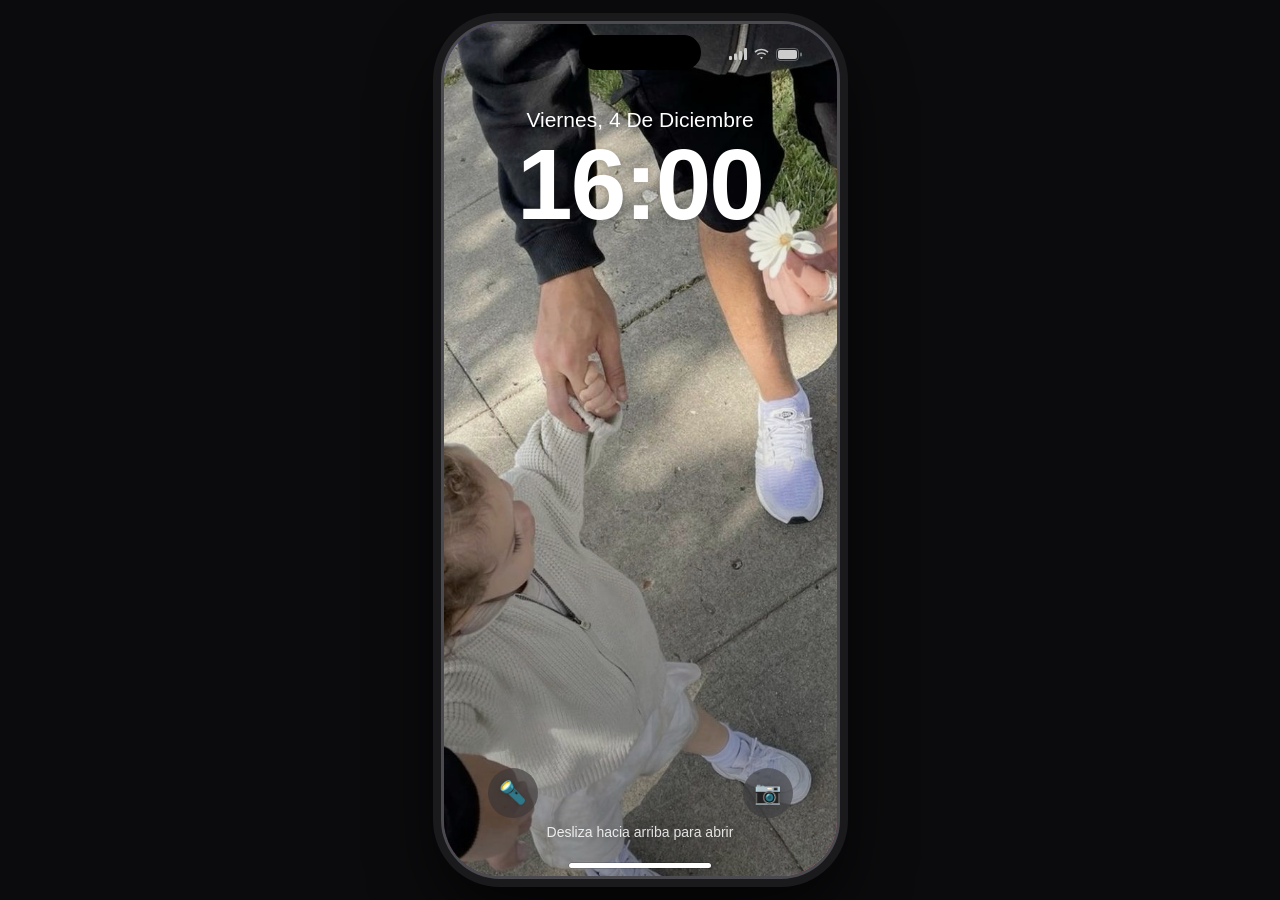
<file: telefono (1).html>
<!DOCTYPE html>
<html lang="es">
<head>
<meta charset="UTF-8">
<meta name="viewport" content="width=device-width, initial-scale=1, viewport-fit=cover">
<meta name="apple-mobile-web-app-capable" content="yes">
<meta name="theme-color" content="#000000">
<title>iPhone de Armando</title>
<style>
*{box-sizing:border-box;margin:0;padding:0;-webkit-tap-highlight-color:transparent}
body{background:#0b0b0d;font-family:-apple-system,BlinkMacSystemFont,"SF Pro Display","SF Pro Text","Helvetica Neue",Arial,sans-serif;display:flex;justify-content:center;align-items:center;min-height:100vh;min-height:100dvh;color:#000}
button{font:inherit;border:0;background:none;color:inherit;cursor:pointer;text-align:inherit}
#phone{position:relative;width:393px;height:852px;max-height:100dvh;border-radius:56px;overflow:hidden;background:#000;box-shadow:0 0 0 3px #4a4a4f,0 0 0 11px #1a1a1d,0 30px 70px rgba(0,0,0,.8)}
@media(max-width:430px){body{background:#000}#phone{width:100vw;height:100dvh;border-radius:0;box-shadow:none}}
#wall{position:absolute;inset:0;background:radial-gradient(120% 70% at 20% 0%,#7a6bd6 0%,transparent 60%),radial-gradient(100% 70% at 90% 100%,#e0658f 0%,transparent 60%),linear-gradient(180deg,#2b2f6b,#4b2f6b 60%,#7a3f6f);background-size:cover;background-position:center}
#wallimg{position:absolute;inset:0;background-size:cover;background-position:center}
#lock{position:absolute;inset:0;z-index:55;color:#fff;display:flex;flex-direction:column;align-items:center;touch-action:none;cursor:pointer;transition:transform .5s cubic-bezier(.3,.7,.2,1);background:linear-gradient(rgba(0,0,0,.22),rgba(0,0,0,0) 38%,rgba(0,0,0,.4));text-shadow:0 1px 8px rgba(0,0,0,.25)}
#lock.off{transform:translateY(-102%);pointer-events:none}
#lDate{margin-top:84px;font-size:21px;font-weight:500;text-transform:capitalize}
#lTime{font-size:100px;font-weight:600;line-height:1;letter-spacing:-2px;margin-top:2px}
#lHint{position:absolute;bottom:36px;font-size:14px;opacity:.85;animation:pulso 2.4s ease-in-out infinite}
@keyframes pulso{50%{opacity:.35}}
.lbtn{position:absolute;bottom:58px;width:50px;height:50px;border-radius:50%;background:rgba(40,40,45,.45);-webkit-backdrop-filter:blur(20px);backdrop-filter:blur(20px);display:flex;align-items:center;justify-content:center;font-size:22px}
#home{transition:transform .5s ease,opacity .5s ease}
#phone.locked #home{transform:scale(.93);opacity:0}
#phone.locked #hora{visibility:hidden}
#island{cursor:pointer}
#island{position:absolute;top:11px;left:50%;transform:translateX(-50%);width:122px;height:35px;border-radius:20px;background:#000;z-index:60}
#status{position:absolute;top:0;left:0;right:0;height:54px;display:flex;justify-content:space-between;align-items:center;padding:6px 34px 0 40px;font-size:16px;font-weight:600;color:#fff;z-index:50;pointer-events:none;transition:color .2s}
#status.dark{color:#000}
#status .r{display:flex;gap:6px;align-items:center}
#status svg{fill:currentColor;display:block}
#home{position:absolute;inset:0;padding:64px 18px 0;color:#fff}
.widget{height:158px;border-radius:24px;background:rgba(255,255,255,.2);-webkit-backdrop-filter:blur(26px);backdrop-filter:blur(26px);padding:16px 18px;display:flex;gap:16px;margin-bottom:26px}
.widget .l{width:44%}
.widget .l small{color:#ff453a;font-weight:600;font-size:13px;text-transform:uppercase}
.widget .l b{display:block;font-size:62px;font-weight:300;line-height:1}
.widget .l span{font-size:13px;opacity:.85}
.widget .rr{flex:1;border-left:1px solid rgba(255,255,255,.25);padding-left:14px;font-size:13px;overflow:hidden}
.widget .rr p{margin-bottom:9px;line-height:1.25}.widget .rr em{font-style:normal;display:block;opacity:.7;font-size:12px}
#grid{display:grid;grid-template-columns:repeat(4,1fr);gap:22px 6px}
.app-i{display:flex;flex-direction:column;align-items:center;gap:6px;font-size:12px;color:#fff;text-shadow:0 1px 4px rgba(0,0,0,.4)}
.ic{width:62px;height:62px;border-radius:14px;position:relative;overflow:hidden;display:flex;align-items:center;justify-content:center;box-shadow:inset 0 0 0 .5px rgba(255,255,255,.18);transition:transform .12s,filter .12s}
.app-i:active .ic{transform:scale(.92);filter:brightness(.8)}
#dock{position:absolute;left:12px;right:12px;bottom:26px;height:92px;border-radius:36px;background:rgba(255,255,255,.22);-webkit-backdrop-filter:blur(30px);backdrop-filter:blur(30px);display:flex;justify-content:space-around;align-items:center;padding:0 14px}
#dock .app-i span{display:none}
.ic-msg{background:linear-gradient(#67f07d,#0fbf3e)}
.ic-notas{background:linear-gradient(#fff 0 30%,#fff 30%);}
.ic-notas::before{content:"";position:absolute;left:0;right:0;top:0;height:20px;background:#ffd60a}
.ic-notas::after{content:"";position:absolute;left:9px;right:9px;top:26px;bottom:8px;background:repeating-linear-gradient(#fff 0 8px,#d1d1d6 8px 9px)}
.ic-fotos{background:#fff}
.ic-fotos i{width:36px;height:36px;border-radius:50%;background:conic-gradient(#ff3b30,#ff9500,#ffd60a,#34c759,#32ade6,#5e5ce6,#af52de,#ff3b30);position:relative}
.ic-fotos i::after{content:"";position:absolute;inset:12px;background:#fff;border-radius:50%}
.ic-cal{background:#fff;flex-direction:column;justify-content:flex-start;padding-top:6px;line-height:1}
.ic-cal small{color:#ff3b30;font-size:10px;font-weight:600;text-transform:uppercase}
.ic-cal b{font-size:34px;font-weight:300;color:#000;margin-top:1px}
.ic-music{background:linear-gradient(#fb5c74,#fa233b);color:#fff;font-size:34px}
/* Apps */
.app{position:absolute;inset:0;background:#fff;display:flex;flex-direction:column;padding-top:54px;border-radius:0;transform:scale(.9);opacity:0;pointer-events:none;transition:transform .3s cubic-bezier(.2,.8,.2,1),opacity .2s;z-index:10;background:#f2f2f7}
.app.on{transform:none;opacity:1;pointer-events:auto}
.big{font-size:34px;font-weight:700;padding:4px 20px 8px;letter-spacing:.3px}
.search{margin:0 16px 10px;background:rgba(118,118,128,.12);border-radius:10px;padding:8px 10px;color:#8e8e93;font-size:17px}
.body{flex:1;overflow-y:auto;padding-bottom:110px}
.group{background:#fff;border-radius:12px;margin:0 16px;overflow:hidden}
.row{display:flex;gap:12px;align-items:center;padding:10px 14px;width:100%;position:relative;cursor:pointer}
.row+.row::before{content:"";position:absolute;top:0;right:0;left:70px;border-top:.5px solid #d1d1d6}
.nrow+.nrow::before{left:14px}
.av{width:46px;height:46px;border-radius:50%;color:#fff;display:flex;align-items:center;justify-content:center;font-weight:600;font-size:19px;flex:none}
.row .t{flex:1;min-width:0}.row .t b{display:block;font-size:16px;font-weight:600}.row .t span{display:block;font-size:15px;color:#8e8e93;white-space:nowrap;overflow:hidden;text-overflow:ellipsis}
.row small{color:#8e8e93;font-size:14px;align-self:flex-start;margin-top:3px}
.detail{position:absolute;inset:0;background:#fff;display:flex;flex-direction:column;padding-top:54px;transform:translateX(100%);transition:transform .3s cubic-bezier(.2,.8,.2,1);z-index:5;box-shadow:-8px 0 20px rgba(0,0,0,.15)}
.detail.on{transform:none}
.dbar{display:flex;align-items:center;justify-content:space-between;padding:4px 10px 8px;min-height:50px;background:rgba(249,249,249,.94);border-bottom:.5px solid #d1d1d6;position:relative}
.dbar button{color:#0a84ff;font-size:17px;padding:6px;position:relative;z-index:1}
.dbar .mid{position:absolute;left:0;right:0;text-align:center;font-size:11px;pointer-events:none}
.dbar .mid .av{width:34px;height:34px;font-size:15px;margin:0 auto 1px}
.scroll{flex:1;overflow-y:auto}
.chat{padding:12px 14px 16px;display:flex;flex-direction:column;gap:3px}
.b{max-width:74%;padding:7px 13px;border-radius:19px;font-size:17px;line-height:1.28;position:relative}
.b.me{align-self:flex-end;background:#0a84ff;color:#fff;margin-top:5px}
.b.you{align-self:flex-start;background:#e9e9eb;margin-top:5px}
.day{text-align:center;font-size:11px;color:#8e8e93;margin:12px 0 4px;font-weight:500}
.entreg{align-self:flex-end;font-size:11px;color:#8e8e93;margin-right:4px}
.input{display:flex;gap:8px;align-items:center;padding:8px 12px 26px;border-top:.5px solid #d1d1d6;background:#fff}
.input i{width:30px;height:30px;border-radius:50%;background:#e9e9eb;display:flex;align-items:center;justify-content:center;font-style:normal;color:#8e8e93;font-size:20px}
.input div{flex:1;border:1px solid #d1d1d6;border-radius:18px;padding:6px 12px;color:#c7c7cc;font-size:16px}
.note{padding:16px 22px 40px;font-size:18px;line-height:1.45;white-space:pre-wrap;background:#fff;min-height:100%}
.note small{display:block;text-align:center;color:#8e8e93;font-size:12px;margin-bottom:14px}
.note h2{font-size:26px;margin-bottom:10px}
#photos{display:grid;grid-template-columns:repeat(3,1fr);gap:2px}
.ph{aspect-ratio:1;background-size:cover;background-position:center;width:100%}
.full{background:#000}.full .dbar{background:rgba(20,20,20,.9);border-color:#222}.full .scroll{display:flex;flex-direction:column;justify-content:center}
.full .im{height:62vh;background-size:contain;background-repeat:no-repeat;background-position:center}
.full p{color:#fff;padding:14px 18px;text-align:center}
.tabs{position:absolute;left:0;right:0;bottom:0;height:84px;background:rgba(249,249,249,.94);border-top:.5px solid #d1d1d6;display:flex;justify-content:space-around;padding-top:9px;font-size:10px;color:#8e8e93;z-index:2}
.tabs .on{color:#0a84ff}
.mh{display:flex;align-items:center;justify-content:space-between;padding:0 16px 8px}
.mh h2{font-size:30px;font-weight:700;text-transform:capitalize;color:#ff3b30}
.mh button{color:#ff3b30;font-size:26px;padding:0 10px}
.cal{display:grid;grid-template-columns:repeat(7,1fr);text-align:center;padding:0 10px 8px;background:#fff}
.cal div{padding:7px 0;font-size:19px;position:relative;cursor:pointer}
.cal .wd{font-size:12px;color:#8e8e93;cursor:default;font-weight:600}
.cal .today span,.cal .sel span{border-radius:50%;display:inline-block;width:34px;height:34px;line-height:34px}
.cal .today span{background:#ff3b30;color:#fff}
.cal .sel:not(.today) span{background:#1c1c1e;color:#fff}
.cal .has::after{content:"";position:absolute;bottom:1px;left:50%;width:5px;height:5px;margin-left:-2.5px;border-radius:50%;background:#8e8e93}
.ev{background:#fff;margin:8px 16px 0;padding:11px 14px;border-radius:12px;border-left:4px solid #ff9500}
.ev b{display:block;font-size:16px}.ev span{font-size:13px;color:#8e8e93}
.empty{color:#8e8e93;text-align:center;padding:26px;font-size:15px}
#music{background:linear-gradient(#6a3d73,#1a1a1d 70%)}
#music .dbar{background:none;border:0}#music .dbar button{color:#fff}
.art{width:268px;height:268px;border-radius:14px;margin:14px auto 28px;background:linear-gradient(135deg,#fb5c74,#6a5acd);box-shadow:0 18px 40px rgba(0,0,0,.55);display:flex;align-items:center;justify-content:center;font-size:90px;color:#fff;transition:transform .4s}
.art.play{transform:scale(1)}.art:not(.play){transform:scale(.86)}
.np{padding:0 32px;color:#fff}.np h2{font-size:22px}.np p{opacity:.65;margin-top:2px;font-size:18px}
.prog{height:5px;background:rgba(255,255,255,.25);border-radius:3px;margin:22px 32px 6px;overflow:hidden}
.prog div{height:100%;width:0;background:#fff;border-radius:3px}
.ctl{display:flex;justify-content:center;align-items:center;gap:40px;margin:16px 0 20px;color:#fff}
.ctl svg{fill:#fff}
.q{background:rgba(255,255,255,.08);margin:0 16px;border-radius:14px;overflow:hidden;color:#fff}
.q button{display:block;width:100%;padding:12px 16px;border-bottom:.5px solid rgba(255,255,255,.12)}
.q button.cur{color:#ff7d95}.q small{opacity:.6}
#pass{position:absolute;inset:0;z-index:57;background:rgba(0,0,0,.38);-webkit-backdrop-filter:blur(34px);backdrop-filter:blur(34px);color:#fff;display:flex;flex-direction:column;align-items:center;opacity:0;pointer-events:none;transition:opacity .25s}
#pass.on{opacity:1;pointer-events:auto}
#pTitle{margin-top:92px;font-size:20px}
#dots{display:flex;gap:20px;margin:26px 0 38px}
#dots.shake{animation:shake .4s}
@keyframes shake{20%,60%{transform:translateX(-12px)}40%,80%{transform:translateX(12px)}}
.dot{width:13px;height:13px;border:1.5px solid #fff;border-radius:50%}.dot.f{background:#fff}
#keys{display:grid;grid-template-columns:repeat(3,78px);gap:16px 26px}
.key{width:78px;height:78px;border-radius:50%;background:rgba(255,255,255,.2);display:flex;flex-direction:column;align-items:center;justify-content:center;font-size:34px;line-height:1;transition:background .15s}
.key:active{background:rgba(255,255,255,.5)}
.key small{font-size:10px;letter-spacing:2px;margin-top:3px;height:10px}
.key.v{background:none;pointer-events:none}
#pCancel{position:absolute;bottom:56px;right:44px;font-size:18px}
.ic-insta{background:linear-gradient(45deg,#fdcb5c,#f58529 25%,#dd2a7b 55%,#8134af 80%,#515bd4)}
.ic-insta i{width:34px;height:34px;border:3.5px solid #fff;border-radius:10px;position:relative}
.ic-insta i::before{content:"";position:absolute;inset:5px;border:3.5px solid #fff;border-radius:50%}
.ic-insta i::after{content:"";position:absolute;top:3px;right:3px;width:4px;height:4px;background:#fff;border-radius:50%}
.igtop{display:flex;justify-content:space-between;align-items:center;padding:6px 16px 8px;min-height:48px;border-bottom:.5px solid #dbdbdb;background:#fff}
.igtop .word{font-family:"Snell Roundhand","Segoe Script","Brush Script MT",cursive;font-size:30px;font-weight:700}
.igtop b{font-size:20px}.igtop span{font-size:24px;display:flex;gap:16px}
.stories{display:flex;gap:14px;padding:12px 14px;overflow-x:auto;border-bottom:.5px solid #efefef}
.st{display:flex;flex-direction:column;align-items:center;gap:4px;font-size:12px;flex:none;width:70px;overflow:hidden;text-overflow:ellipsis;white-space:nowrap}
.ring{padding:3px;border-radius:50%;background:linear-gradient(45deg,#fdcb5c,#dd2a7b,#8134af)}
.ring.yo{background:#dbdbdb}
.ring .av{width:58px;height:58px;border:3px solid #fff}
.post{padding-bottom:12px}
.ph-h{display:flex;align-items:center;gap:10px;padding:10px 12px;font-weight:600;font-size:14px}
.ph-h .av{width:32px;height:32px;font-size:14px}
.pimg{aspect-ratio:1;background-size:cover;background-position:center;width:100%}
.pact{display:flex;gap:16px;padding:10px 12px 4px;font-size:26px}
.pact button.liked{color:#ff3040}
.ptxt{padding:0 12px;font-size:14px;line-height:1.35}.ptxt small{display:block;color:#8e8e93;margin-top:4px;font-size:12px}
.igtabs{position:absolute;left:0;right:0;bottom:0;height:84px;background:#fff;border-top:.5px solid #dbdbdb;display:flex;justify-content:space-around;padding-top:10px;font-size:25px;z-index:2}
.igtabs button{opacity:.55;height:34px}.igtabs button.on{opacity:1}
.igtabs .avs{width:28px;height:28px;border-radius:50%;background:#aeaeb2;margin:2px auto}
.pfh{display:flex;align-items:center;gap:22px;padding:16px}
.pfh .av{width:84px;height:84px;font-size:32px}
.stats{display:flex;flex:1;justify-content:space-around;text-align:center;font-size:13px}
.stats b{display:block;font-size:17px}
.pfn{padding:0 16px 10px;font-size:14px;line-height:1.35;white-space:pre-wrap}
.edit{display:block;margin:0 16px 14px;width:calc(100% - 32px);padding:8px;border-radius:8px;background:#efefef;text-align:center;font-weight:600;font-size:14px}
.pgrid{display:grid;grid-template-columns:repeat(3,1fr);gap:2px}
.pgrid div{aspect-ratio:1;background-size:cover;background-position:center}
#bar-home{position:absolute;bottom:8px;left:50%;transform:translateX(-50%);width:142px;height:5px;border-radius:3px;background:#fff;z-index:70;cursor:pointer;box-shadow:0 0 0 .5px rgba(0,0,0,.3)}
</style>
</head>
<body>
<div id="phone" class="locked">
  <div id="wall"></div>
  <div id="wallimg"></div>
  <div id="island"></div>
  <div id="status"><span id="hora">9:41</span><span class="r">
    <svg width="18" height="12" viewBox="0 0 18 12"><rect x="0" y="8" width="3" height="4" rx="1"/><rect x="5" y="5.5" width="3" height="6.5" rx="1"/><rect x="10" y="3" width="3" height="9" rx="1"/><rect x="15" y="0" width="3" height="12" rx="1"/></svg>
    <svg width="17" height="12" viewBox="0 0 17 12"><path d="M8.5 2.3c2.3 0 4.4.9 6 2.4l1-1.1A10.2 10.2 0 0 0 8.5.8C5.800.8 3.300 1.800 1.500 3.600l1 1.100a8.700 8.700 0 0 1 6-2.400zm0 3.400c1.400 0 2.700.5 3.700 1.400l1-1.100a7.100 7.100 0 0 0-9.400 0l1 1.100c1-.9 2.300-1.400 3.700-1.400zM8.500 9a2.200 2.200 0 0 0-1.500.6L8.500 11.200l1.500-1.600A2.200 2.200 0 0 0 8.500 9z"/></svg>
    <svg width="27" height="13" viewBox="0 0 27 13"><rect x=".5" y=".5" width="22" height="12" rx="3.500" fill="none" stroke="currentColor" opacity=".4"/><rect x="2" y="2" width="19" height="9" rx="2"/><rect x="24" y="4.500" width="2" height="4" rx="1" opacity=".5"/></svg>
  </span></div>

  <div id="home">
    <div class="widget"><div class="l"><small id="wDia"></small><b id="wNum"></b><span id="wMes"></span></div><div class="rr" id="wEv"></div></div>
    <div id="grid"></div>
    <div id="dock"></div>
  </div>

  <section class="app" id="app-mensajes"><div class="big">Mensajes</div><div class="search">🔍 Buscar</div><div class="body"><div class="group" id="msgList"></div></div><div class="detail" id="msgChat"></div></section>
  <section class="app" id="app-notas"><div class="big">Notas</div><div class="search">🔍 Buscar</div><div class="body"><div class="group" id="noteList"></div></div><div class="detail" id="noteView"></div></section>
  <section class="app" id="app-fotos" style="background:#fff"><div class="big">Recientes</div><div class="body" style="padding-bottom:90px"><div id="photos"></div></div><div class="tabs"><div class="on">🖼️<br>Biblioteca</div><div>💜<br>Para ti</div><div>📁<br>Álbumes</div></div><div class="detail full" id="photoView"></div></section>
  <section class="app" id="app-calendario" style="background:#fff"><div class="mh"><button id="prevM">‹</button><h2 id="monthName"></h2><button id="nextM">›</button></div><div class="cal" id="cal"></div><div class="body" id="evList" style="background:#f2f2f7;padding-top:4px"></div></section>
  <section class="app" id="app-music"><div style="padding:0 12px"></div><div class="body"><div class="art" id="art">♫</div><div class="np"><h2 id="mTitle"></h2><p id="mArtist"></p></div><div class="prog"><div id="mProg"></div></div><div class="ctl"><button id="mPrev"><svg width="38" height="38" viewBox="0 0 24 24"><path d="M6 6h2v12H6zM9.500 12 18 18V6z"/></svg></button><button id="mPlay"></button><button id="mNext"><svg width="38" height="38" viewBox="0 0 24 24"><path d="M16 6h2v12h-2zM6 18l8.500-6L6 6z"/></svg></button></div><div class="q" id="mQueue"></div></div></section>

  <section class="app" id="app-insta" style="background:#fff"><div class="igtop" id="igTop"></div><div class="body" style="padding-bottom:100px"><div id="igFeed"><div class="stories" id="igStories"></div><div id="igPosts"></div></div><div id="igPerfil" style="display:none"></div></div><div class="igtabs"><button data-igtab="feed" class="on">🏠</button><button>🔍</button><button>➕</button><button>🎬</button><button data-igtab="perfil"><div class="avs" id="igAvs"></div></button></div></section>

  <div id="lock"><div id="lDate"></div><div id="lTime"></div><div class="lbtn" style="left:44px">🔦</div><div class="lbtn" style="right:44px">📷</div><div id="lHint">Desliza hacia arriba para abrir</div></div>
  <div id="pass"><div id="pTitle">Introduce el código</div><div id="dots"></div><div id="keys"></div><button id="pCancel">Cancelar</button></div>
  <div id="bar-home" title="Inicio"></div>
</div>

<script>
/* ============================================================
   AQUÍ EDITAS EL CONTENIDO. Todo lo que está entre comillas "..."
   es texto que puedes cambiar. Es contenido de ejemplo.
   ============================================================ */
const DATA = {
  /* Fondo de pantalla (opcional): sube la imagen a la carpeta img y
     escribe aquí su nombre, por ejemplo: "img/fondo.jpg". Vacío = degradado. */
  fondo: "img/ellos y mel.JPG",
  /* Código para desbloquear el teléfono (4 números) */
  codigo: "1134",
  /* Instagram de Armando. Todo es contenido de ejemplo. "src" vacío = cuadro de color. */
  instagram: {
    usuario: "usuario",
    nombre: "Nombre",
    bio: "Escribe aquí la biografía.",
    avatar: "",
    seguidores: "123",
    seguidos: "456",
    historias: [ { nombre: "Amigo 1" }, { nombre: "Amigo 2" }, { nombre: "Amigo 3" } ],
    publicaciones: [
      { src: "", texto: "Pie de foto de ejemplo 1.", likes: 12, fecha: "hace 2 horas" },
      { src: "", texto: "Pie de foto de ejemplo 2.", likes: 30, fecha: "hace 3 días" },
      { src: "", texto: "Pie de foto de ejemplo 3.", likes: 8,  fecha: "hace 1 semana" }
    ]
  },
  mensajes: [
    { nombre: "Contacto 1", hora: "09:12", chat: [
      { dia: "Lunes 09:10" },
      { yo: false, t: "Aquí va un mensaje de Contacto 1." },
      { yo: true,  t: "Aquí va la respuesta de Armando." }
    ]},
    { nombre: "Contacto 2", hora: "Ayer", chat: [
      { dia: "Ayer 21:40" },
      { yo: false, t: "Otro mensaje de ejemplo." },
      { yo: true,  t: "Y otra respuesta de ejemplo." }
    ]}
  ],
  notas: [
    { titulo: "Nota 1", fecha: "20 oct 2026", texto: "Escribe aquí el texto de la primera nota de Armando." },
    { titulo: "Nota 2", fecha: "18 oct 2026", texto: "Escribe aquí el texto de la segunda nota.\nPuedes usar varias líneas." }
  ],
  /* Para usar una foto tuya: sube la imagen a la carpeta img del repositorio
     y escribe su nombre en "src", por ejemplo: src: "img/foto1.jpg"
     Si dejas "src" vacío se muestra un cuadro de color. */
  fotos: [
    { src: "", pie: "Foto 1" }, { src: "", pie: "Foto 2" }, { src: "", pie: "Foto 3" },
    { src: "", pie: "Foto 4" }, { src: "", pie: "Foto 5" }, { src: "", pie: "Foto 6" }
  ],
  /* Fecha en formato AAAA-MM-DD */
  eventos: [
    { fecha: "2026-10-25", titulo: "Evento de ejemplo 1", hora: "10:00" },
    { fecha: "2026-10-30", titulo: "Evento de ejemplo 2", hora: "18:30" }
  ],
  musica: [
    { titulo: "Canción 1", artista: "Artista 1" },
    { titulo: "Canción 2", artista: "Artista 2" },
    { titulo: "Canción 3", artista: "Artista 3" }
  ]
};
/* ============================================================ */

const $ = s => document.querySelector(s);
const pad = n => String(n).padStart(2,"0");
const colores = ["linear-gradient(#a5a5ad,#7c7c85)","linear-gradient(#ff9f6b,#f0623c)","linear-gradient(#6bc5ff,#2f86e8)","linear-gradient(#6be29a,#26a864)","linear-gradient(#b79bff,#7a5ae0)","linear-gradient(#ff8fb1,#e0467f)"];
if(DATA.fondo) $("#wallimg").style.backgroundImage = `url("${encodeURI(DATA.fondo)}")`;

/* Hora y fecha reales */
function reloj(){
  const d = new Date();
  const hh = d.toLocaleTimeString("es",{hour:"numeric",minute:"2-digit",hour12:false});
  $("#hora").textContent = hh; $("#lTime").textContent = hh;
  $("#lDate").textContent = d.toLocaleDateString("es",{weekday:"long",day:"numeric",month:"long"});
  $("#wDia").textContent = d.toLocaleDateString("es",{weekday:"long"});
  $("#wNum").textContent = d.getDate();
  $("#wMes").textContent = d.toLocaleDateString("es",{month:"long",year:"numeric"});
  const w = document.querySelector(".ic-cal");
  if(w){ w.querySelector("small").textContent = d.toLocaleDateString("es",{weekday:"short"}).replace(".",""); w.querySelector("b").textContent = d.getDate(); }
  const hoy = `${d.getFullYear()}-${pad(d.getMonth()+1)}-${pad(d.getDate())}`;
  const prox = DATA.eventos.filter(e=>e.fecha>=hoy).sort((a,b)=>a.fecha.localeCompare(b.fecha)).slice(0,2);
  $("#wEv").innerHTML = prox.length ? prox.map(e=>`<p>${e.titulo}<em>${e.fecha.split("-").reverse().join("/")} ${e.hora||""}</em></p>`).join("") : `<p style="opacity:.7">No hay más eventos</p>`;
}

/* Iconos */
const ICONOS = {
  mensajes:'<div class="ic ic-msg"><svg width="36" height="34" viewBox="0 0 36 34"><path fill="#fff" d="M18 2C9 2 2 8 2 15.500c0 4.200 2.200 7.900 5.600 10.300C7.200 28.500 6 30.700 4 32.500c3.500-.2 6.600-1.500 8.600-3.100 1.700.4 3.500.6 5.400.6 9 0 16-6 16-13.500S27 2 18 2z"/></svg></div>',
  notas:'<div class="ic ic-notas"></div>',
  fotos:'<div class="ic ic-fotos"><i></i></div>',
  calendario:'<div class="ic ic-cal"><small></small><b></b></div>',
  music:'<div class="ic ic-music">♫</div>',
  insta:'<div class="ic ic-insta"><i></i></div>'
};
const NOMBRES = {mensajes:"Mensajes",notas:"Notas",fotos:"Fotos",calendario:"Calendario",music:"Música",insta:"Instagram"};
const btn = id => `<button class="app-i" data-app="${id}">${ICONOS[id]}<span>${NOMBRES[id]}</span></button>`;
$("#grid").innerHTML = ["calendario","fotos","music","insta"].map(btn).join("");
$("#dock").innerHTML = ["mensajes","notas"].map(btn).join("");
reloj(); setInterval(reloj,15000);

/* Navegación */
let actual = null;
function abrir(id){
  actual = $("#app-"+id); actual.classList.add("on");
  $("#status").classList.toggle("dark", id!=="music" && id!=="fotos" ? true : id==="fotos");
}
function inicio(){
  document.querySelectorAll(".app.on").forEach(a=>{a.classList.remove("on");a.querySelectorAll(".detail.on").forEach(d=>d.classList.remove("on"));});
  actual = null; $("#status").classList.remove("dark");
}
function atras(){
  if(!actual) return;
  const d = actual.querySelector(".detail.on");
  if(d){ d.classList.remove("on"); if(d.id==="photoView") $("#status").classList.add("dark"); } else inicio();
}
document.addEventListener("click", e=>{
  const a = e.target.closest("[data-app]"); if(a) abrir(a.dataset.app);
  if(e.target.closest("[data-back]")) atras();
});
/* Pantalla de bloqueo: toca o desliza hacia arriba para desbloquear */
const lockEl = $("#lock"), phone = $("#phone");
function desbloquear(){ lockEl.style.transform=""; lockEl.classList.add("off"); phone.classList.remove("locked"); }
function bloquear(){ inicio(); ocultarPass(); lockEl.classList.remove("off"); phone.classList.add("locked"); }
let y0 = null, dy = 0;
lockEl.addEventListener("pointerdown", e=>{ y0 = e.clientY; dy = 0; lockEl.style.transition = "none"; });
window.addEventListener("pointermove", e=>{ if(y0===null) return; dy = Math.min(0, e.clientY - y0); lockEl.style.transform = `translateY(${dy}px)`; });
window.addEventListener("pointerup", ()=>{
  if(y0===null) return; y0 = null; lockEl.style.transition = "";
  lockEl.style.transform = ""; if(dy < -80 || Math.abs(dy) < 8) mostrarPass();
});
$("#bar-home").onclick = ()=>{ if(phone.classList.contains("locked")){ if(!$("#pass").classList.contains("on")) mostrarPass(); } else inicio(); };

/* Teclado numérico para el código */
const LETRAS = {2:"ABC",3:"DEF",4:"GHI",5:"JKL",6:"MNO",7:"PQRS",8:"TUV",9:"WXYZ"};
let ent = "";
$("#keys").innerHTML = [1,2,3,4,5,6,7,8,9,"v",0,"v"].map(k => k==="v" ? `<div class="key v"></div>` : `<button class="key" data-k="${k}">${k}<small>${LETRAS[k]||""}</small></button>`).join("");
function puntos(){ $("#dots").innerHTML = [0,1,2,3].map(i=>`<div class="dot ${i<ent.length?"f":""}"></div>`).join(""); }
function mostrarPass(){ ent = ""; puntos(); $("#pass").classList.add("on"); }
function ocultarPass(){ $("#pass").classList.remove("on"); }
$("#pCancel").onclick = ocultarPass;
$("#keys").onclick = e=>{
  const k = e.target.closest("[data-k]"); if(!k || ent.length>=4) return;
  ent += k.dataset.k; puntos();
  if(ent.length===4) setTimeout(()=>{
    if(ent===DATA.codigo){ ocultarPass(); desbloquear(); }
    else { $("#dots").classList.add("shake"); setTimeout(()=>{ $("#dots").classList.remove("shake"); ent=""; puntos(); },420); }
  },150);
};
$("#island").onclick = bloquear;  /* tocar la isla dinámica bloquea el teléfono */
const dbar = (vol,mid) => `<div class="dbar"><button data-back>‹ ${vol}</button><div class="mid">${mid||""}</div><span style="width:60px"></span></div>`;

/* Mensajes */
$("#msgList").innerHTML = DATA.mensajes.map((m,i)=>{
  const ult = [...m.chat].reverse().find(x=>x.t);
  return `<button class="row" data-m="${i}"><div class="av" style="background:${colores[i%6]}">${m.nombre[0]}</div><div class="t"><b>${m.nombre}</b><span>${ult?ult.t:""}</span></div><small>${m.hora}</small></button>`;
}).join("");
$("#msgList").onclick = e=>{
  const r = e.target.closest("[data-m]"); if(!r) return;
  const i = +r.dataset.m, m = DATA.mensajes[i];
  const ultimoYo = m.chat.map(x=>!!x.yo).lastIndexOf(true);
  $("#msgChat").innerHTML = dbar("Mensajes",`<div class="av" style="background:${colores[i%6]}">${m.nombre[0]}</div>${m.nombre}`) +
    `<div class="scroll"><div class="chat">` + m.chat.map((x,k)=>
      x.dia ? `<div class="day">${x.dia}</div>` : `<div class="b ${x.yo?"me":"you"}">${x.t}</div>` + (k===ultimoYo?`<div class="entreg">Entregado</div>`:"")).join("") +
    `</div></div><div class="input"><i>+</i><div>iMessage</div></div>`;
  $("#msgChat").classList.add("on");
  const s = $("#msgChat .scroll"); s.scrollTop = s.scrollHeight;
};

/* Notas */
$("#noteList").innerHTML = DATA.notas.map((n,i)=>
  `<button class="row nrow" data-n="${i}"><div class="t"><b>${n.titulo}</b><span>${n.fecha||""}  ${n.texto.split("\n")[0]}</span></div></button>`).join("");
$("#noteList").onclick = e=>{
  const r = e.target.closest("[data-n]"); if(!r) return;
  const n = DATA.notas[r.dataset.n];
  $("#noteView").innerHTML = dbar("Notas") + `<div class="scroll"><div class="note"><small>${n.fecha||""}</small><h2>${n.titulo}</h2>${n.texto}</div></div>`;
  $("#noteView").classList.add("on");
};

/* Fotos */
const fondo = (f,i) => f.src ? `background-image:url('${f.src}')` : `background:${colores[i%6]}`;
$("#photos").innerHTML = DATA.fotos.map((f,i)=>`<button class="ph" data-f="${i}" style="${fondo(f,i)}"></button>`).join("");
$("#photos").onclick = e=>{
  const r = e.target.closest("[data-f]"); if(!r) return;
  const i = +r.dataset.f, f = DATA.fotos[i];
  $("#photoView").innerHTML = dbar("Fotos") + `<div class="scroll"><div class="im" style="${fondo(f,i)}"></div><p>${f.pie||""}</p></div>`;
  $("#photoView").classList.add("on"); $("#status").classList.remove("dark");
};

/* Calendario */
let mes = new Date(); mes.setDate(1); let diaSel = null;
function calendario(){
  const y = mes.getFullYear(), m = mes.getMonth();
  $("#monthName").textContent = mes.toLocaleDateString("es",{month:"long",year:"numeric"});
  const primero = (new Date(y,m,1).getDay()+6)%7, dias = new Date(y,m+1,0).getDate(), hoy = new Date();
  let h = ["L","M","X","J","V","S","D"].map(x=>`<div class="wd">${x}</div>`).join("");
  for(let i=0;i<primero;i++) h += "<div></div>";
  for(let d=1; d<=dias; d++){
    const k = `${y}-${pad(m+1)}-${pad(d)}`;
    const cls = [(d===hoy.getDate()&&m===hoy.getMonth()&&y===hoy.getFullYear())?"today":"", k===diaSel?"sel":"", DATA.eventos.some(e=>e.fecha===k)?"has":""].join(" ");
    h += `<div class="${cls}" data-d="${k}"><span>${d}</span></div>`;
  }
  $("#cal").innerHTML = h;
  const lista = DATA.eventos.filter(e => diaSel ? e.fecha===diaSel : e.fecha.startsWith(`${y}-${pad(m+1)}`));
  $("#evList").innerHTML = lista.length
    ? lista.sort((a,b)=>a.fecha.localeCompare(b.fecha)).map(e=>`<div class="ev"><b>${e.titulo}</b><span>${e.fecha.split("-").reverse().join("/")} · ${e.hora||""}</span></div>`).join("")
    : `<div class="empty">No hay eventos</div>`;
}
$("#prevM").onclick = ()=>{mes.setMonth(mes.getMonth()-1);diaSel=null;calendario();};
$("#nextM").onclick = ()=>{mes.setMonth(mes.getMonth()+1);diaSel=null;calendario();};
$("#cal").onclick = e=>{const d=e.target.closest("[data-d]"); if(!d) return; diaSel = diaSel===d.dataset.d?null:d.dataset.d; calendario();};
calendario();

/* Música (controles visuales, sin sonido) */
$("#app-music").firstElementChild.innerHTML = `<div class="dbar" style="background:none;border:0"><button data-back>‹ Inicio</button></div>`;
const PLAY = '<svg width="58" height="58" viewBox="0 0 24 24"><path d="M7 5v14l12-7z"/></svg>', PAUSA = '<svg width="58" height="58" viewBox="0 0 24 24"><path d="M6 5h4v14H6zM14 5h4v14h-4z"/></svg>';
let ci = 0, sonando = false, prog = 0;
function musica(){
  const c = DATA.musica[ci];
  $("#mTitle").textContent = c.titulo; $("#mArtist").textContent = c.artista;
  $("#mPlay").innerHTML = sonando ? PAUSA : PLAY; $("#art").classList.toggle("play", sonando);
  $("#mProg").style.width = prog + "%";
  $("#mQueue").innerHTML = DATA.musica.map((s,i)=>`<button data-s="${i}" class="${i===ci?"cur":""}">${s.titulo}<br><small>${s.artista}</small></button>`).join("");
}
$("#mPlay").onclick = ()=>{sonando=!sonando;musica();};
$("#mNext").onclick = ()=>{ci=(ci+1)%DATA.musica.length;prog=0;musica();};
$("#mPrev").onclick = ()=>{ci=(ci-1+DATA.musica.length)%DATA.musica.length;prog=0;musica();};
$("#mQueue").onclick = e=>{const s=e.target.closest("[data-s]"); if(!s) return; ci=+s.dataset.s;prog=0;sonando=true;musica();};
setInterval(()=>{ if(sonando){ prog+=1.2; if(prog>=100){prog=0;ci=(ci+1)%DATA.musica.length;} musica(); } },1000);
musica();

/* Instagram */
const IG = DATA.instagram;
const igFondo = (src,i) => src ? `background-image:url('${src}')` : `background:${colores[i%6]}`;
const igAv = (i,t) => IG.avatar ? `background-image:url('${IG.avatar}');background-size:cover` : `background:${colores[i%6]}`;
$("#igAvs").setAttribute("style", IG.avatar ? `background-image:url('${IG.avatar}');background-size:cover` : "");
$("#igStories").innerHTML = [{nombre:"Tu historia",yo:true}, ...IG.historias].map((h,i)=>
  `<div class="st"><div class="ring ${h.yo?"yo":""}"><div class="av" style="${h.yo?igAv(0):"background:"+colores[(i+2)%6]}">${h.yo?IG.nombre[0]:h.nombre[0]}</div></div>${h.nombre}</div>`).join("");
const likes = IG.publicaciones.map(p=>({n:p.likes,on:false}));
function igPosts(){
  $("#igPosts").innerHTML = IG.publicaciones.map((p,i)=>
    `<div class="post"><div class="ph-h"><div class="av" style="${igAv(0)}">${IG.nombre[0]}</div>${IG.usuario}</div>
     <div class="pimg" style="${igFondo(p.src,i)}"></div>
     <div class="pact"><button data-like="${i}" class="${likes[i].on?"liked":""}">${likes[i].on?"♥":"♡"}</button><span>💬</span><span>✈️</span></div>
     <div class="ptxt"><b>Les gusta a ${likes[i].n} personas</b><br><b>${IG.usuario}</b> ${p.texto}<small>${p.fecha||""}</small></div></div>`).join("");
}
igPosts();
$("#igPosts").onclick = e=>{ const b = e.target.closest("[data-like]"); if(!b) return; const l = likes[b.dataset.like]; l.on = !l.on; l.n += l.on ? 1 : -1; igPosts(); };
$("#igPerfil").innerHTML = `<div class="pfh"><div class="av" style="${igAv(0)}">${IG.nombre[0]}</div><div class="stats"><div><b>${IG.publicaciones.length}</b>publicaciones</div><div><b>${IG.seguidores}</b>seguidores</div><div><b>${IG.seguidos}</b>seguidos</div></div></div>
  <div class="pfn"><b>${IG.nombre}</b>\n${IG.bio}</div><button class="edit">Editar perfil</button>
  <div class="pgrid">${IG.publicaciones.map((p,i)=>`<div style="${igFondo(p.src,i)}"></div>`).join("")}</div>`;
function igTab(t){
  $("#igFeed").style.display = t==="feed" ? "" : "none"; $("#igPerfil").style.display = t==="perfil" ? "" : "none";
  $("#igTop").innerHTML = t==="feed" ? `<div class="word">Instagram</div><span>♡ ✉️</span>` : `<b>${IG.usuario}</b><span>☰</span>`;
  document.querySelectorAll("[data-igtab]").forEach(b=>b.classList.toggle("on", b.dataset.igtab===t));
}
igTab("feed");
document.querySelectorAll("[data-igtab]").forEach(b=>b.onclick = ()=>igTab(b.dataset.igtab));
</script>
</body>
</html>
</file>
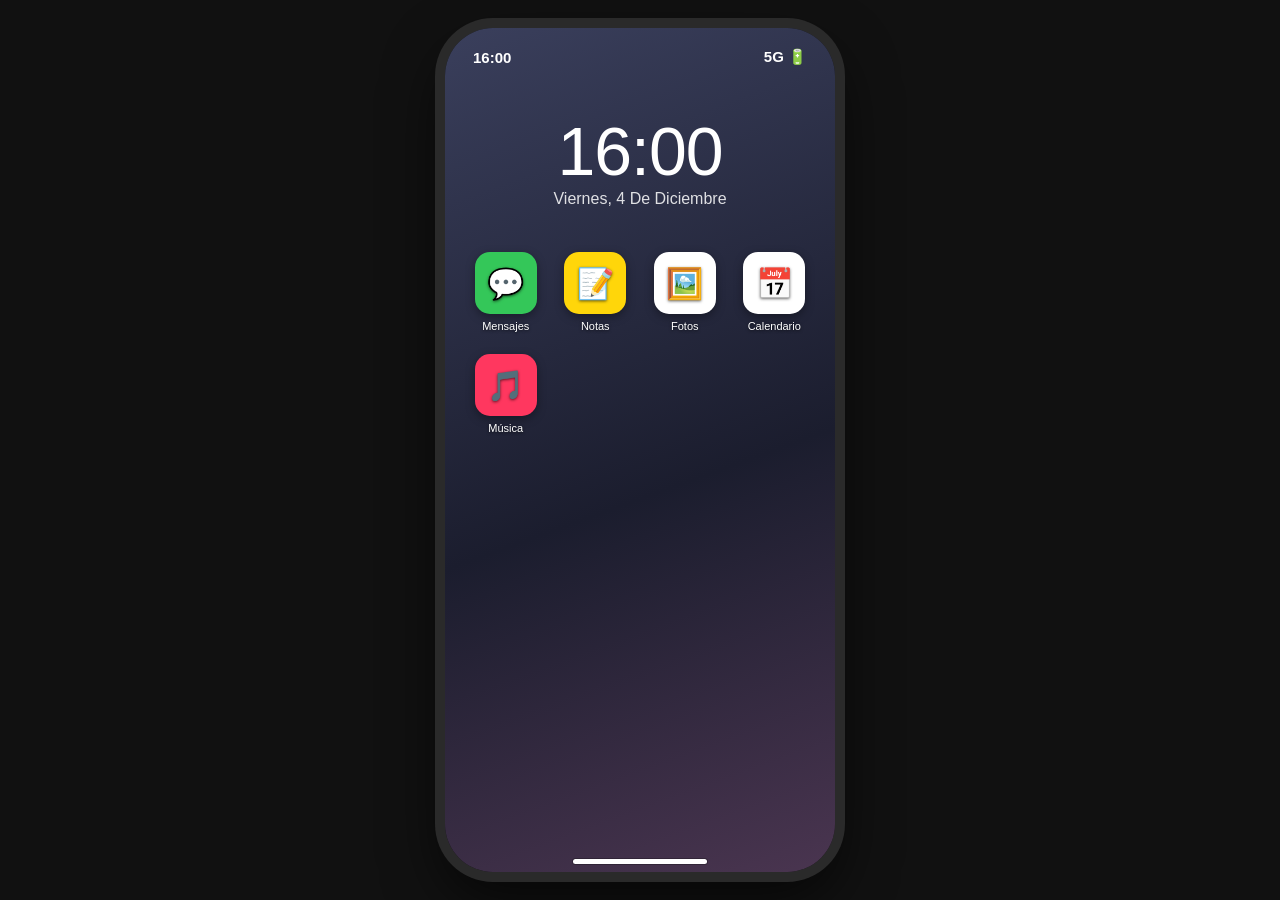
<file: telefono.html>
<!DOCTYPE html>
<html lang="es">
<head>
<meta charset="UTF-8">
<meta name="viewport" content="width=device-width, initial-scale=1, viewport-fit=cover">
<title>iPhone de Armando</title>
<style>
*{box-sizing:border-box;margin:0;padding:0;-webkit-tap-highlight-color:transparent}
body{background:#111;font-family:-apple-system,BlinkMacSystemFont,"SF Pro Display","Helvetica Neue",sans-serif;display:flex;justify-content:center;align-items:center;min-height:100vh;min-height:100dvh;color:#1c1c1e}
button{font:inherit;border:0;background:none;color:inherit;cursor:pointer}
#phone{position:relative;width:390px;height:844px;max-height:100dvh;border-radius:48px;overflow:hidden;box-shadow:0 0 0 10px #2a2a2a,0 24px 60px rgba(0,0,0,.7);background:linear-gradient(160deg,#3a3f5c,#1b1d2e 55%,#4a3550)}
@media(max-width:430px){body{background:#000}#phone{width:100vw;height:100dvh;border-radius:0;box-shadow:none}}
#status{position:absolute;top:0;left:0;right:0;height:44px;display:flex;justify-content:space-between;align-items:flex-end;padding:0 28px 6px;font-size:15px;font-weight:600;color:#fff;z-index:30;pointer-events:none}
#status.dark{color:#000}
#home{position:absolute;inset:0;padding:70px 20px 0;color:#fff}
#bigclock{text-align:center;margin-top:14px}
#bigclock b{display:block;font-size:68px;font-weight:300;letter-spacing:-1px}
#bigclock span{font-size:16px;opacity:.85;text-transform:capitalize}
#grid{display:grid;grid-template-columns:repeat(4,1fr);gap:22px 8px;margin-top:44px}
.icon{display:flex;flex-direction:column;align-items:center;gap:6px;font-size:11px;color:#fff;text-shadow:0 1px 3px rgba(0,0,0,.6)}
.icon i{width:62px;height:62px;border-radius:15px;display:flex;align-items:center;justify-content:center;font-size:30px;font-style:normal;box-shadow:0 3px 10px rgba(0,0,0,.35);transition:transform .12s}
.icon:active i{transform:scale(.9)}
.app{position:absolute;inset:0;background:#f2f2f7;display:flex;flex-direction:column;transform:translateY(100%) scale(.96);opacity:0;pointer-events:none;transition:transform .28s ease,opacity .2s;z-index:10;padding-top:44px}
.app.on{transform:none;opacity:1;pointer-events:auto}
.bar{display:flex;align-items:center;justify-content:space-between;padding:6px 14px 8px;min-height:46px}
.bar h1{font-size:19px;font-weight:700;position:absolute;left:0;right:0;text-align:center;pointer-events:none}
.bar button{color:#0a84ff;font-size:17px;position:relative;z-index:1;padding:6px}
.body{flex:1;overflow-y:auto;padding-bottom:40px;position:relative}
.detail{position:absolute;inset:0;background:#f2f2f7;overflow-y:auto;transform:translateX(100%);transition:transform .25s ease;padding-bottom:40px}
.detail.on{transform:none}
#bar-home{position:absolute;bottom:8px;left:50%;transform:translateX(-50%);width:134px;height:5px;border-radius:3px;background:#fff;z-index:40;cursor:pointer;box-shadow:0 0 0 1px rgba(0,0,0,.25)}
.row{display:flex;gap:12px;align-items:center;padding:12px 16px;background:#fff;border-bottom:1px solid #e5e5ea;cursor:pointer;width:100%;text-align:left}
.av{width:44px;height:44px;border-radius:50%;background:#aeaeb2;color:#fff;display:flex;align-items:center;justify-content:center;font-weight:600;flex:none}
.row .t{flex:1;min-width:0}.row .t b{display:block;font-size:16px}.row .t span{display:block;font-size:14px;color:#8e8e93;white-space:nowrap;overflow:hidden;text-overflow:ellipsis}
.row small{color:#8e8e93;font-size:13px}
.chat{padding:10px 14px;display:flex;flex-direction:column;gap:6px}
.b{max-width:75%;padding:8px 13px;border-radius:19px;font-size:16px;line-height:1.3}
.b.me{align-self:flex-end;background:#0a84ff;color:#fff}.b.you{align-self:flex-start;background:#e5e5ea}
.day{text-align:center;font-size:12px;color:#8e8e93;margin:10px 0 2px}
.note{padding:20px;font-size:17px;line-height:1.5;white-space:pre-wrap;background:#fffbe6;min-height:100%}
.note h2{font-size:24px;margin-bottom:12px}
#photos{display:grid;grid-template-columns:repeat(3,1fr);gap:2px;background:#fff}
.ph{aspect-ratio:1;background-size:cover;background-position:center;display:flex;align-items:flex-end;padding:6px;font-size:11px;color:#fff;text-align:left}
.full{background:#000;display:flex;flex-direction:column;justify-content:center}
.full .ph{aspect-ratio:auto;height:60%}
.full p{color:#fff;padding:16px;font-size:16px}
.mh{display:flex;align-items:center;justify-content:space-between;padding:4px 18px 10px}
.mh h2{font-size:22px;text-transform:capitalize}
.cal{display:grid;grid-template-columns:repeat(7,1fr);text-align:center;padding:0 10px;background:#fff;padding-bottom:10px}
.cal div{padding:8px 0;font-size:16px;position:relative;cursor:pointer}
.cal .wd{font-size:12px;color:#8e8e93;cursor:default}
.cal .today span{background:#ff3b30;color:#fff;border-radius:50%;display:inline-block;width:30px;height:30px;line-height:30px}
.cal .sel span{background:#1c1c1e;color:#fff;border-radius:50%;display:inline-block;width:30px;height:30px;line-height:30px}
.cal .has::after{content:"";position:absolute;bottom:0;left:50%;width:5px;height:5px;margin-left:-2.5px;border-radius:50%;background:#8e8e93}
.ev{background:#fff;margin:8px 14px;padding:12px 14px;border-radius:12px;border-left:4px solid #ff9500}
.ev b{display:block}.ev span{font-size:13px;color:#8e8e93}
.empty{color:#8e8e93;text-align:center;padding:24px;font-size:15px}
#music{background:linear-gradient(#5b4b8a,#1c1c1e);color:#fff}
#music .bar button{color:#fff}
.art{width:240px;height:240px;border-radius:18px;margin:10px auto 22px;background:linear-gradient(135deg,#ff6b9d,#6a5acd);box-shadow:0 14px 34px rgba(0,0,0,.5);display:flex;align-items:center;justify-content:center;font-size:84px}
.np{text-align:center}.np h2{font-size:22px}.np p{opacity:.7;margin-top:2px}
.prog{height:5px;background:rgba(255,255,255,.25);border-radius:3px;margin:22px 30px 6px;overflow:hidden}
.prog div{height:100%;width:0;background:#fff}
.ctl{display:flex;justify-content:center;align-items:center;gap:34px;font-size:34px;margin:14px 0 18px}
.ctl .play{font-size:50px}
.q{background:rgba(255,255,255,.08);margin:0 16px;border-radius:14px;overflow:hidden}
.q button{display:block;width:100%;text-align:left;padding:12px 16px;border-bottom:1px solid rgba(255,255,255,.1)}
.q button.cur{color:#ff9fc4}
.q small{opacity:.6}
</style>
</head>
<body>
<div id="phone">
  <div id="status"><span id="hora">09:41</span><span>5G 🔋</span></div>

  <div id="home">
    <div id="bigclock"><b id="hora2">09:41</b><span id="fecha"></span></div>
    <div id="grid"></div>
  </div>

  <section class="app" id="app-mensajes"><div class="bar"><button data-back>‹ Atrás</button><h1>Mensajes</h1><span></span></div><div class="body" id="msgList"></div><div class="detail" id="msgChat"></div></section>
  <section class="app" id="app-notas"><div class="bar"><button data-back>‹ Atrás</button><h1>Notas</h1><span></span></div><div class="body" id="noteList"></div><div class="detail" id="noteView"></div></section>
  <section class="app" id="app-fotos"><div class="bar"><button data-back>‹ Atrás</button><h1>Fotos</h1><span></span></div><div class="body"><div id="photos"></div></div><div class="detail full" id="photoView"></div></section>
  <section class="app" id="app-calendario"><div class="bar"><button data-back>‹ Atrás</button><h1>Calendario</h1><span></span></div><div class="body"><div class="mh"><button id="prevM">‹</button><h2 id="monthName"></h2><button id="nextM">›</button></div><div class="cal" id="cal"></div><div id="evList" style="padding-top:8px"></div></div></section>
  <section class="app" id="music"><div class="bar"><button data-back>‹ Atrás</button><h1>Música</h1><span></span></div><div class="body"><div class="art">🎵</div><div class="np"><h2 id="mTitle"></h2><p id="mArtist"></p></div><div class="prog"><div id="mProg"></div></div><div class="ctl"><button id="mPrev">⏮</button><button id="mPlay" class="play">▶️</button><button id="mNext">⏭</button></div><div class="q" id="mQueue"></div></div></section>

  <div id="bar-home" title="Inicio"></div>
</div>

<script>
/* ============================================================
   AQUÍ EDITAS EL CONTENIDO. Todo lo que está entre comillas "..."
   es texto que puedes cambiar. Es contenido de ejemplo.
   ============================================================ */
const DATA = {
  mensajes: [
    { nombre: "Contacto 1", hora: "09:12", chat: [
      { dia: "Lunes" },
      { yo: false, t: "Aquí va un mensaje de Contacto 1." },
      { yo: true,  t: "Aquí va la respuesta de Armando." }
    ]},
    { nombre: "Contacto 2", hora: "Ayer", chat: [
      { dia: "Ayer" },
      { yo: false, t: "Otro mensaje de ejemplo." },
      { yo: true,  t: "Y otra respuesta de ejemplo." }
    ]}
  ],
  notas: [
    { titulo: "Nota 1", texto: "Escribe aquí el texto de la primera nota de Armando." },
    { titulo: "Nota 2", texto: "Escribe aquí el texto de la segunda nota.\nPuedes usar varias líneas." }
  ],
  /* Para usar una foto tuya: sube la imagen a la carpeta img del repositorio
     y escribe su nombre en "src", por ejemplo: src: "img/foto1.jpg"
     Si dejas "src" vacío se muestra un cuadro de color. */
  fotos: [
    { src: "", pie: "Foto 1" }, { src: "", pie: "Foto 2" }, { src: "", pie: "Foto 3" },
    { src: "", pie: "Foto 4" }, { src: "", pie: "Foto 5" }, { src: "", pie: "Foto 6" }
  ],
  /* Fecha en formato AAAA-MM-DD */
  eventos: [
    { fecha: "2026-10-25", titulo: "Evento de ejemplo 1", hora: "10:00" },
    { fecha: "2026-10-30", titulo: "Evento de ejemplo 2", hora: "18:30" }
  ],
  musica: [
    { titulo: "Canción 1", artista: "Artista 1" },
    { titulo: "Canción 2", artista: "Artista 2" },
    { titulo: "Canción 3", artista: "Artista 3" }
  ]
};
/* ============================================================ */

const $ = s => document.querySelector(s);
const colores = ["#ff6b6b","#feca57","#48dbfb","#1dd1a1","#a29bfe","#fd79a8"];

/* Hora y fecha reales */
function reloj(){
  const d = new Date();
  const h = d.toLocaleTimeString("es",{hour:"2-digit",minute:"2-digit",hour12:false});
  $("#hora").textContent = h; $("#hora2").textContent = h;
  $("#fecha").textContent = d.toLocaleDateString("es",{weekday:"long",day:"numeric",month:"long"});
}
reloj(); setInterval(reloj,15000);

/* Pantalla de inicio */
const APPS = [
  {id:"mensajes",n:"Mensajes",e:"💬",c:"#34c759"},
  {id:"notas",n:"Notas",e:"📝",c:"#ffd60a"},
  {id:"fotos",n:"Fotos",e:"🖼️",c:"#fff"},
  {id:"calendario",n:"Calendario",e:"📅",c:"#fff"},
  {id:"music",n:"Música",e:"🎵",c:"#ff375f"}
];
$("#grid").innerHTML = APPS.map(a =>
  `<button class="icon" data-app="${a.id}"><i style="background:${a.c}">${a.e}</i>${a.n}</button>`).join("");

let actual = null;
function abrir(id){
  const el = id==="music" ? $("#music") : $("#app-"+id);
  el.classList.add("on"); actual = el;
  $("#status").classList.toggle("dark", id!=="music");
}
function inicio(){
  document.querySelectorAll(".app.on").forEach(a=>{a.classList.remove("on");a.querySelectorAll(".detail.on").forEach(d=>d.classList.remove("on"));});
  actual = null; $("#status").classList.remove("dark");
}
function atras(){
  if(!actual) return;
  const d = actual.querySelector(".detail.on");
  if(d) d.classList.remove("on"); else inicio();
}
document.addEventListener("click", e=>{
  const a = e.target.closest("[data-app]"); if(a) abrir(a.dataset.app);
  if(e.target.closest("[data-back]")) atras();
});
$("#bar-home").onclick = inicio;

/* Mensajes */
$("#msgList").innerHTML = DATA.mensajes.map((m,i)=>{
  const ult = [...m.chat].reverse().find(x=>x.t);
  return `<button class="row" data-m="${i}"><div class="av" style="background:${colores[i%6]}">${m.nombre[0]}</div><div class="t"><b>${m.nombre}</b><span>${ult?ult.t:""}</span></div><small>${m.hora}</small></button>`;
}).join("");
$("#msgList").onclick = e=>{
  const r = e.target.closest("[data-m]"); if(!r) return;
  const m = DATA.mensajes[r.dataset.m];
  $("#msgChat").innerHTML = `<div class="chat">` + m.chat.map(x =>
    x.dia ? `<div class="day">${x.dia}</div>` : `<div class="b ${x.yo?"me":"you"}">${x.t}</div>`).join("") + `</div>`;
  $("#msgChat").classList.add("on");
};

/* Notas */
$("#noteList").innerHTML = DATA.notas.map((n,i)=>
  `<button class="row" data-n="${i}"><div class="t"><b>${n.titulo}</b><span>${n.texto.split("\n")[0]}</span></div></button>`).join("");
$("#noteList").onclick = e=>{
  const r = e.target.closest("[data-n]"); if(!r) return;
  const n = DATA.notas[r.dataset.n];
  $("#noteView").innerHTML = `<div class="note"><h2>${n.titulo}</h2>${n.texto}</div>`;
  $("#noteView").classList.add("on");
};

/* Fotos */
function fondo(f,i){ return f.src ? `background-image:url('${f.src}')` : `background:${colores[i%6]}`; }
$("#photos").innerHTML = DATA.fotos.map((f,i)=>`<button class="ph" data-f="${i}" style="${fondo(f,i)}"></button>`).join("");
$("#photos").onclick = e=>{
  const r = e.target.closest("[data-f]"); if(!r) return;
  const i = r.dataset.f, f = DATA.fotos[i];
  $("#photoView").innerHTML = `<div class="ph" style="${fondo(f,i)};background-size:contain;background-repeat:no-repeat"></div><p>${f.pie||""}</p>`;
  $("#photoView").classList.add("on");
};

/* Calendario */
let mes = new Date(); mes.setDate(1);
let diaSel = null;
const pad = n => String(n).padStart(2,"0");
function calendario(){
  const y = mes.getFullYear(), m = mes.getMonth();
  $("#monthName").textContent = mes.toLocaleDateString("es",{month:"long",year:"numeric"});
  const primero = (new Date(y,m,1).getDay()+6)%7, dias = new Date(y,m+1,0).getDate();
  const hoy = new Date(); let h = ["L","M","X","J","V","S","D"].map(x=>`<div class="wd">${x}</div>`).join("");
  for(let i=0;i<primero;i++) h += "<div></div>";
  for(let d=1; d<=dias; d++){
    const k = `${y}-${pad(m+1)}-${pad(d)}`;
    const cls = [(d===hoy.getDate()&&m===hoy.getMonth()&&y===hoy.getFullYear())?"today":"", k===diaSel?"sel":"", DATA.eventos.some(e=>e.fecha===k)?"has":""].join(" ");
    h += `<div class="${cls}" data-d="${k}"><span>${d}</span></div>`;
  }
  $("#cal").innerHTML = h;
  const lista = DATA.eventos.filter(e => diaSel ? e.fecha===diaSel : e.fecha.startsWith(`${y}-${pad(m+1)}`));
  $("#evList").innerHTML = lista.length
    ? lista.sort((a,b)=>a.fecha.localeCompare(b.fecha)).map(e=>`<div class="ev"><b>${e.titulo}</b><span>${e.fecha.split("-").reverse().join("/")} · ${e.hora||""}</span></div>`).join("")
    : `<div class="empty">No hay eventos.</div>`;
}
$("#prevM").onclick = ()=>{mes.setMonth(mes.getMonth()-1);diaSel=null;calendario();};
$("#nextM").onclick = ()=>{mes.setMonth(mes.getMonth()+1);diaSel=null;calendario();};
$("#cal").onclick = e=>{const d=e.target.closest("[data-d]"); if(!d) return; diaSel = diaSel===d.dataset.d?null:d.dataset.d; calendario();};
calendario();

/* Música (controles visuales, sin sonido) */
let ci = 0, sonando = false, prog = 0;
function musica(){
  const c = DATA.musica[ci];
  $("#mTitle").textContent = c.titulo; $("#mArtist").textContent = c.artista;
  $("#mPlay").textContent = sonando ? "⏸️" : "▶️";
  $("#mProg").style.width = prog + "%";
  $("#mQueue").innerHTML = DATA.musica.map((s,i)=>`<button data-s="${i}" class="${i===ci?"cur":""}">${s.titulo}<br><small>${s.artista}</small></button>`).join("");
}
$("#mPlay").onclick = ()=>{sonando=!sonando;musica();};
$("#mNext").onclick = ()=>{ci=(ci+1)%DATA.musica.length;prog=0;musica();};
$("#mPrev").onclick = ()=>{ci=(ci-1+DATA.musica.length)%DATA.musica.length;prog=0;musica();};
$("#mQueue").onclick = e=>{const s=e.target.closest("[data-s]"); if(!s) return; ci=+s.dataset.s;prog=0;sonando=true;musica();};
setInterval(()=>{ if(sonando){ prog+=1.2; if(prog>=100){prog=0;ci=(ci+1)%DATA.musica.length;} musica(); } },1000);
musica();
</script>
</body>
</html>
</file>
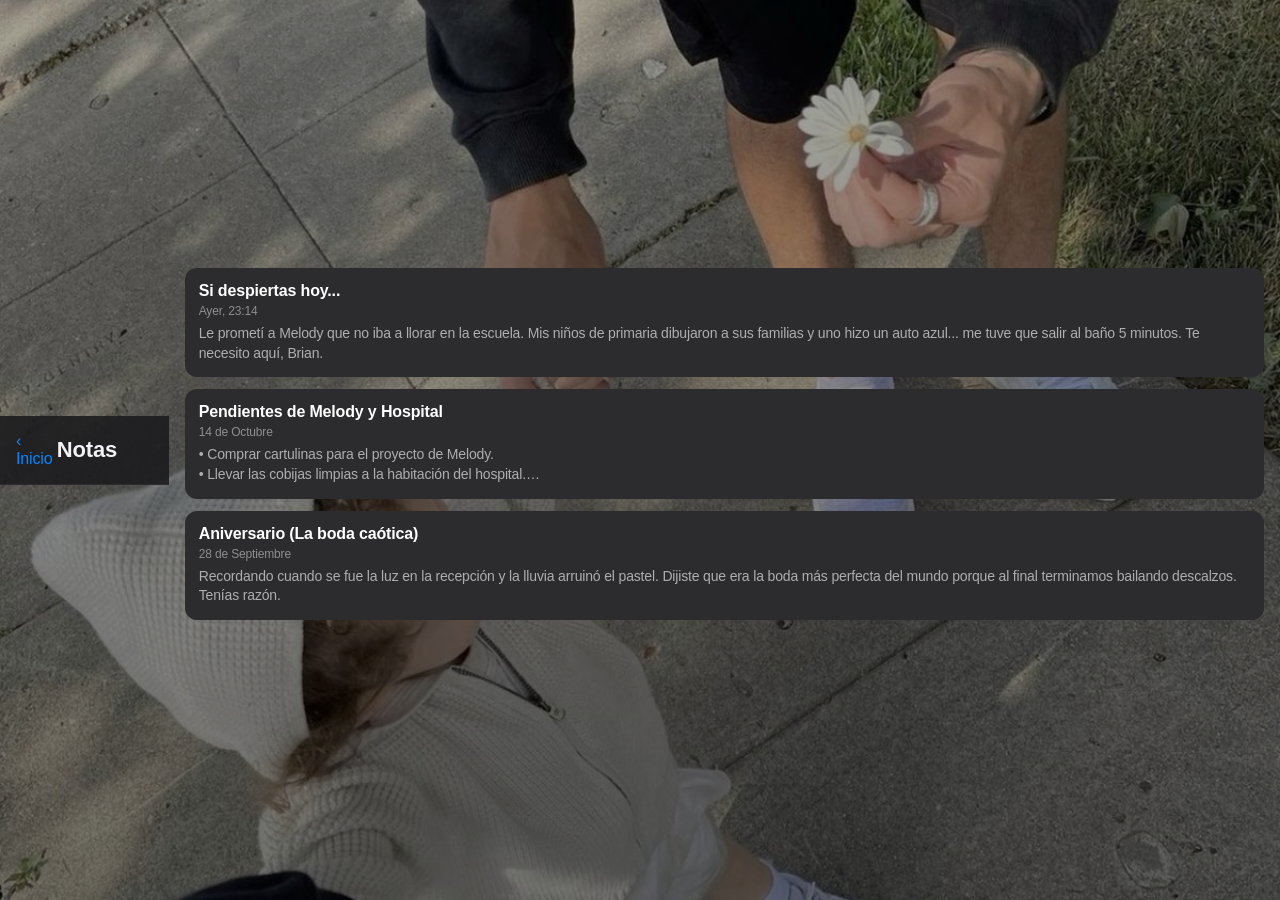
<file: beleske/beleske.html>
<!DOCTYPE html>
<html lang="es">
<head>
    <meta charset="UTF-8">
    <meta name="viewport" content="width=device-width, initial-scale=1.0">
    <title>Notas - Armando</title>
    <link rel="stylesheet" href="../css/style.css">
    <style>
        body {
            background-color: #1c1c1e;
            color: #ffffff;
            font-family: -apple-system, BlinkMacSystemFont, "SF Pro Display", sans-serif;
            margin: 0;
            padding: 0;
        }
        .notas-header {
            padding: 16px;
            border-bottom: 1px solid #2c2c2e;
            display: flex;
            justify-content: space-between;
            align-items: center;
            background: rgba(28, 28, 30, 0.9);
            position: sticky;
            top: 0;
        }
        .notas-titulo {
            font-size: 22px;
            font-weight: 700;
            color: #f2f2f7;
        }
        .back-btn {
            color: #0a84ff;
            text-decoration: none;
            font-size: 16px;
        }
        .notas-lista {
            padding: 12px 16px;
        }
        .nota-item {
            background-color: #2c2c2e;
            border-radius: 12px;
            padding: 14px;
            margin-bottom: 12px;
            cursor: pointer;
        }
        .nota-titulo {
            font-size: 16px;
            font-weight: 600;
            color: #ffffff;
            margin-bottom: 4px;
        }
        .nota-fecha {
            font-size: 12px;
            color: #8e8e93;
            margin-bottom: 6px;
        }
        .nota-preview {
            font-size: 14px;
            color: #aeaeb2;
            line-height: 1.4;
            display: -webkit-box;
            -webkit-line-clamp: 2;
            -webkit-box-orient: vertical;
            overflow: hidden;
        }
    </style>
</head>
<body>
    <div class="notas-header">
        <a href="../index.html" class="back-btn">‹ Inicio</a>
        <span class="notas-titulo">Notas</span>
        <div style="width: 40px;"></div>
    </div>

    <div class="notas-lista">
        <!-- Carta / Pensamiento 1 -->
        <div class="nota-item">
            <div class="nota-titulo">Si despiertas hoy...</div>
            <div class="nota-fecha">Ayer, 23:14</div>
            <div class="nota-preview">Le prometí a Melody que no iba a llorar en la escuela. Mis niños de primaria dibujaron a sus familias y uno hizo un auto azul... me tuve que salir al baño 5 minutos. Te necesito aquí, Brian.</div>
        </div>

        <!-- Carta / Pensamiento 2 -->
        <div class="nota-item">
            <div class="nota-titulo">Pendientes de Melody y Hospital</div>
            <div class="nota-fecha">14 de Octubre</div>
            <div class="nota-preview">• Comprar cartulinas para el proyecto de Melody.<br>• Llevar las cobijas limpias a la habitación del hospital.<br>• Preguntarle al Dr. Ramírez sobre la terapia respiratoria.</div>
        </div>

        <!-- Carta / Pensamiento 3 -->
        <div class="nota-item">
            <div class="nota-titulo">Aniversario (La boda caótica)</div>
            <div class="nota-fecha">28 de Septiembre</div>
            <div class="nota-preview">Recordando cuando se fue la luz en la recepción y la lluvia arruinó el pastel. Dijiste que era la boda más perfecta del mundo porque al final terminamos bailando descalzos. Tenías razón.</div>
        </div>
    </div>
</body>
</html>
</file>
<file: css/style.css>
/* 1. Fondo de pantalla principal con la foto */
body {
    margin: 0;
    background: linear-gradient(rgba(0, 0, 0, 0.35), rgba(0, 0, 0, 0.55)), 
                url('../img/ellos y mel.JPG') no-repeat center center fixed;
    background-size: cover;
    width: 100%;
    height: 100vh;
    display: flex;
    justify-content: center;
    align-items: center;
    font-family: 'Inter', sans-serif;
    font-weight: 500;
    letter-spacing: -0.01em;
}

/* 2. Efecto de marco e interfaz de la pantalla */
.armando-screen, #iphone-container {
    background: linear-gradient(rgba(0, 0, 0, 0.25), rgba(0, 0, 0, 0.45)), 
                url('../img/ellos y mel.JPG') no-repeat center center;
    background-size: cover;
    border-radius: 40px;
    box-shadow: 0 10px 40px rgba(0, 0, 0, 0.6);
    overflow: hidden;
    position: relative;
}

/* 3. Dock inferior estilo iOS */
.armando-dock {
    background: rgba(255, 255, 255, 0.2);
    backdrop-filter: blur(25px);
    -webkit-backdrop-filter: blur(25px);
    border-radius: 30px;
    padding: 10px 16px;
    display: flex;
    justify-content: space-around;
    align-items: center;
    margin: 0 16px 20px 16px;
    border: 1px solid rgba(255, 255, 255, 0.2);
}

.armando-dock img {
    width: 54px;
    height: 54px;
    border-radius: 14px;
    transition: transform 0.2s ease;
}

.armando-dock img:active {
    transform: scale(0.92);
}

#telefon{
    position: relative;
    margin: auto;
    width: 420px;
    height: 920px;
    background-image:url('../img/iOS-26-Wallpaper-Dusk-Dark-2-369x800.jpg');
    background-repeat: no-repeat;
    background-size: cover;
    border-radius: 60px;
    overflow: hidden;
    border: 10px solid black;

    box-shadow: 0 5px 15px rgba(0,0,0,0.5);

}

#telefon::after {
    animation: glassGlow 6s ease-in-out infinite;
}

.powerBtn{
 
    position: fixed;
    right: 732px;          
    top: 350px;
    width: 10px;
    height: 100px;
    border-radius: 10px;
    background-color: black;
    cursor: pointer;
    transition: 0.2s;

}

.lockScreen{
    position: absolute;
    top: 20px;
    left: 50%;
    transform: translateX(-50%);
    font-size: 4em; 
    text-align: center;

}

#datum{
    font-size: 0.4em;
    font-weight: 400;
    position: absolute;
    top: 30px;
    left: 50%;
    transform: translateX(-50%);
    color: #fefefe;

}



.lockScreen h1{
    font-size: 2em;
    color: rgba(200, 200, 200, 0.519);

}

.powerBtn:active{
    right: 735px;      
}

#ekran{
     will-change: transform;
    touch-action: none; /* sprečava scroll */
    background-image:url('../img/iOS-26-Wallpaper-Dusk-Dark-2-369x800.jpg');
    background-repeat: no-repeat;
    background-size: cover;
    width: 100%;
    height: 100%;
    position: relative;
    animation: fadeBlur 1s ease forwards;
    z-index: 0;
}

.overlay {
	position: fixed;
	bottom: 0;
	top: 0;
	left: 0;
	right: 0;
	width: 100%;
	height: 100%;
	z-index: 100;
	background-color: rgba(0, 0, 0, 0.5);
}

a{
    text-decoration: none;
    color: #fefefe;
}

#island {
    width: 120px;          
    height: 30px;           
    background-color: #000000; 
    border-radius: 25px;
    position: absolute;     
    top: 20px;              
    left: 50%;              
    transform: translateX(-50%); 
    z-index: 990;
}

#header{
    z-index: 999;
}

.real-time {
    position: absolute;
    top: 20px;
    left: 60px;
    font-weight: 600;
    font-size: 1.2em;
    color: #fefefe;
    z-index: 101;
}

.densa_strana {
    position: absolute;
    top: 20px;
    right: 40px; 
    color: #fefefe;
    z-index: 101;
    display: flex;      
    gap: 10px;           
}

.densa_strana img{
    width: 20px;
    height: 20px;

}

.poziv{
    position: fixed;
	bottom: 0;
	top: 0;
	left: 0;
	right: 0;
	width: 100%;
	height: 100%;
	z-index: 100;
	background-color: rgb(30, 30, 30);
    animation: fadeBlur 0.5s ease forwards;

}


.dialBroj, .calcBroj{
    font-weight: 600;
    width: 80px;
    height: 80px;
    border-radius: 10px;
    background-color: rgba(50, 50, 50, 0.5);
    color: #fefefe;
    border: none;
    display: flex;          
    align-items: center;
    justify-content: center;
    transition: 0.1s;
    cursor: pointer;
    margin: 10px;
    border-radius: 50%;
    box-shadow: 0 5px 15px rgba(0,0,0,0.5);

}

.calcBroj{
    margin: 3px;
    width: 94px;
    height: 94px;

}

.sivi{
    background-color: rgb(101, 101, 101);
}

.narandzasti{
    background-color: rgba(255, 137, 0);
}



.tipkice, .tipkiceCalc{
    position: absolute;
    top: 550px;
    left: 50%;
    transform: translate(-50%, -50%) scale(1);
    
}

.tipkiceCalc{
    top:600px
}

.dialBroj, .calcBroj{
    font-size: 1.5em;
}

.dialBroj:hover, .calcBroj:hover{
    background-color: rgb(50, 50, 50);
    transform: scale(1.05);
}

.dialBroj:active, .calcBroj:active{
    transform: scale(1);
}

#brojTelefona{
    position: absolute;
    top:250px;
    left: 50%;
    width: 60%;
    background-color: rgba(0, 0, 0, 0);
    text-align: center;
    transform: translate(-50%, -50%);
    box-shadow: 0 5px 15px rgba(0,0,0,0.5);
}

#pozovi{
    background-color: #137a2d;
} 
#pozovi img{
    width: 30px;
}

#obrisi_broj{
    width: 20px;
    background-color: transparent;
    box-shadow: none;
    position: absolute;
    right: 30px;
    color: rgba(254, 254, 254, 0.509);
    animation: fadeBlur 0.5s ease forwards;
}

input[type="number"]::-webkit-outer-spin-button,
input[type="number"]::-webkit-inner-spin-button {
  -webkit-appearance: none;
  margin: 0;
}

#kontakt{
    position: absolute;
    height: 80px;
    top: 0;
    width: 380px;
    z-index: 1;
    display: flex;
    align-items: flex-end;
    padding: 20px;
    font-size: 1.2em;
    color: #fff;
    gap: 10px;
    box-shadow: 0 5px 15px rgba(0,0,0,0.5);
    background-color: rgba(53, 53, 53, 0.804);
}
#kontakt p, #kontakt a {
    color: #fefefe;
    text-decoration: none;
    margin: 0;
    cursor: pointer;
    z-index: 999;
}   


#fon_ikonica{
    position: absolute;
    right: 70px;
    top: 70px;
    cursor: pointer;
    
}

#trash_ikonica{
    position: absolute;
    right: 20px;
    cursor: pointer;
    z-index: 10;
}


#kontakt img{
    width: 30px;
    cursor: pointer;
    z-index: 1000;
}


input{
    position: absolute;
    left: 20px;
    margin: auto;
    width: 100px;
    height: 20px;
    font-size: 1.5em;
    padding: 10px;
    padding-left: 20px;
    border-radius: 50px;
    transition: 0.5s ease-in-out;
    font-family: 'Inter';
    background-color: rgba(53, 53, 53, 0.503);
    color: #fefefe;
    box-shadow: 0 3px 7px rgba(0,0,0,0.4);
    
}

::-webkit-input-placeholder {
  color: #bababa;
}

input:focus{
    width: 300px;
    border: 2px solid #fefefe;

}

#kucanje h1{
    display: flex;
    justify-content: center;
    align-items: center;
    position: absolute;
    width: 20px;
    left: 360px;
    border-radius: 50%;
    height: 20px;
    padding: 12px;
    background-color: rgba(51, 51, 51, 0.507);
    cursor: pointer;
    color: #fefefe;
    bottom: -10px;
    box-shadow: 0 3px 7px rgba(0,0,0,0.4);
}

#kucanje{
    position: absolute;
    bottom: 40px;
    width: 420px;
    height: 45px;
    padding:10px 0;
    border-radius: 20px;
    transition: 0.2s;
}



#poruke{
    position: absolute;
    top: 140px;      
    bottom: 140px;   
    left: 20px;
    right: 20px;
    width: 380px;
    display: flex;
    padding-right: 20px;
    flex-direction: column;
    overflow-y: auto;
    scrollbar-width:none;    
    gap: 20px;
}


.porukajs {
    max-width: 70%;
    padding: 10px 15px;
    background-color: rgba(48, 141, 255, 0.8);
    border: 1px solid #fefefe;
    color: #fff;
    border-radius: 20px;
    align-self: flex-end;  
    word-wrap: break-word;
    cursor: pointer;
    box-shadow: 0 5px 15px rgba(0,0,0,0.5);
}

.porukajs:active{
    transform: scale(0.95);
    
}

.obrisi{
    max-width: 300px;
    min-height: 100px;
    background-color: rgba(0, 0, 0, 0.817);
    color: #fff;
    text-align: center;
    border-radius: 25px;
    position: fixed;
    top: 50%;
    left: 50%;
    transform: translate(-50%, -50%);
    padding: 25px;
    top: 400px;
    z-index: 999;
    box-shadow: 0 5px 15px rgba(0,0,0,0.5);
    animation: fadeBlur 0.5s ease forwards;


}

.obrisi h2{
    display: inline-block;
    margin:20px 50px;
    cursor: pointer;
    
}

#pravatastarura {
    position: absolute;
    bottom: 0px;
    width: 100%;
    display: flex;
    flex-direction: column; 
    align-items: center;    
    gap: 10px;            
    background-color: rgba(0, 0, 0, 0.5);
    z-index: 10;
    padding-bottom: 30px;
    padding-top: 20px;
    border-radius: 10px;
    
}

.prviRed, .drugiRed, .treciRed, .cetvrtiRed, .petiRed{
    display: flex;           
    justify-content: center; 
    gap: 5px;                
}

.taster {
    font-weight: 600;
    width: 36px;
    height: 50px;
    border-radius: 10px;
    background-color: rgba(50, 50, 50, 0.5);
    color: #fefefe;
    border: none;
    display: flex;          
    align-items: center;
    justify-content: center;
    transition: 0.1s;
    cursor: pointer;
}

.taster:hover{
    transform: scale(1.05);
    box-shadow: 0 3px 7px rgba(0,0,0,0.4);

}

.taster:active{
    transform: scale(0.98);
}

#upper, #backspace{
    width: 52px;
    height: 50px;

}

#space{
    position: absolute;
    left: 110px;
    width: 200px;
}

#enter{
    width: 52px;
    margin-left: 350px;
    background-color: #308dff;
    color: #fefefe;
}

#tackica{
    position: absolute;
    left: 315px;
}

#brojeviKey{
    position: absolute;
    left: 10px;
    width: 95px;
}

#izadjiLinija{
    width: 200px;
    height: 7px;
    background-color: #fefefe;
    position: absolute;
    bottom: 10px;
    left: 25%;
    border-radius: 20px;
    cursor: grab;
    z-index: 999;
}

#donjeIkonice{
    position: absolute;
    bottom:10px;
    width: 340px;
    padding: 20px;
    margin: 0 20px;
    background: linear-gradient(135deg, #667eea 0%, #764ba2 100%);
    border-radius: 25px;
}

.donjaIkonica{
    width: 60px;
    margin: 0 10px;
    border-radius: 10px;
    transition: 0.2s;
}

#poziv{
    width: 65px;
}

.donjaIkonica:hover{
    transform: scale(1.1);
    box-shadow: 0 5px 15px rgba(0,0,0,0.5);
}

#tastaturaUpali{
    position: absolute;
    bottom: 40px;
    left: 20px;
    z-index: 10;
    cursor: pointer;
}
#tastaturaUpali img{
    width: 50px;
}

.zatvori{
    position: fixed;
    top: 10px;
    right: 10px;
    transform: translate(-50%, -50%);
    cursor: pointer;
    z-index: 1000;

}

.zatvori_dial{
    position: fixed;
    top: 80px;
    left: 40px;
    transform: translate(-50%, -50%);
    cursor: pointer;
    z-index: 1000;
    color: #fefefe;
}

#autor{
    position: absolute;
    top: 500px;
    z-index: 999;
}

.calc{
    position: fixed;
	bottom: 0;
	top: 0;
	left: 0;
	right: 0;
	width: 100%;
	height: 100%;
	z-index: 100;
	background-color: rgb(30, 30, 30);
    animation: fadeBlur 0.5s ease forwards;
}

#calc_input{
    top: 250px;
    width: 92%;
    height: 50px;
    left: 50%;
    transform: translateX(-50%);
    border-radius: 0;
    text-align: right;
    font-size: 3em;
    border: none;
    box-shadow: none;
    background-color: rgba(0, 0, 0, 0);
}
/* ARMando PHONE — estilo base */
:root {
  --armando-bg: #f5f5f7;
  --armando-text: #1c1c1e;
  --armando-muted: #8e8e93;
  --armando-accent: #34343a;
  --armando-card: rgba(255, 255, 255, 0.88);
}

body {
  font-family: -apple-system, BlinkMacSystemFont, "SF Pro Display",
    "Helvetica Neue", sans-serif;
}

button,
input,
textarea {
  font: inherit;
}

button {
  -webkit-tap-highlight-color: transparent;
}

* {
  box-sizing: border-box;
}
/* ARMANDO PHONE — Estilos personalizados */
.armando-time {
  color: var(--armando-text);
  font-weight: 600;
}

.armando-battery {
  filter: brightness(0.9);
}

.armando-power-btn {
  background-color: var(--armando-accent);
}

.armando-dock {
  background: var(--armando-card);
  backdrop-filter: blur(20px);
}

.armando-app-icon {
  transition: transform 0.2s ease;
}

.armando-app-icon:active {
  transform: scale(0.92);
}
/* Estilos para los globos de mensaje en el chat */
.porukajs {
  background-color: var(--armando-accent, #007aff);
  color: #ffffff;
  padding: 10px 14px;
  border-radius: 18px;
  border-bottom-right-radius: 4px;
  max-width: 75%;
  margin: 6px 12px 6px auto;
  word-wrap: break-word;
  font-size: 15px;
  line-height: 1.4;
  box-shadow: 0 1px 2px rgba(0, 0, 0, 0.15);
}
/* Separador de fecha en el chat */
.fecha-separador {
  text-align: center;
  font-size: 11px;
  color: #8e8e93;
  margin: 16px 0;
  font-weight: 500;
  letter-spacing: 0.5px;
}
/* Rejilla de aplicaciones en pantalla principal */
.armando-grid {
    display: grid;
    grid-template-columns: repeat(4, 1fr);
    gap: 16px 12px;
    padding: 20px 16px;
    margin-top: 10px;
}

.app-item {
    display: flex;
    flex-direction: column;
    align-items: center;
    text-decoration: none;
}

.app-item img {
    width: 54px;
    height: 54px;
    border-radius: 14px;
    object-fit: cover;
    box-shadow: 0 2px 8px rgba(0, 0, 0, 0.2);
}

.app-item span {
    color: #ffffff;
    font-size: 11px;
    margin-top: 5px;
    text-shadow: 0 1px 2px rgba(0, 0, 0, 0.8);
    font-weight: 400;
}
</file>
